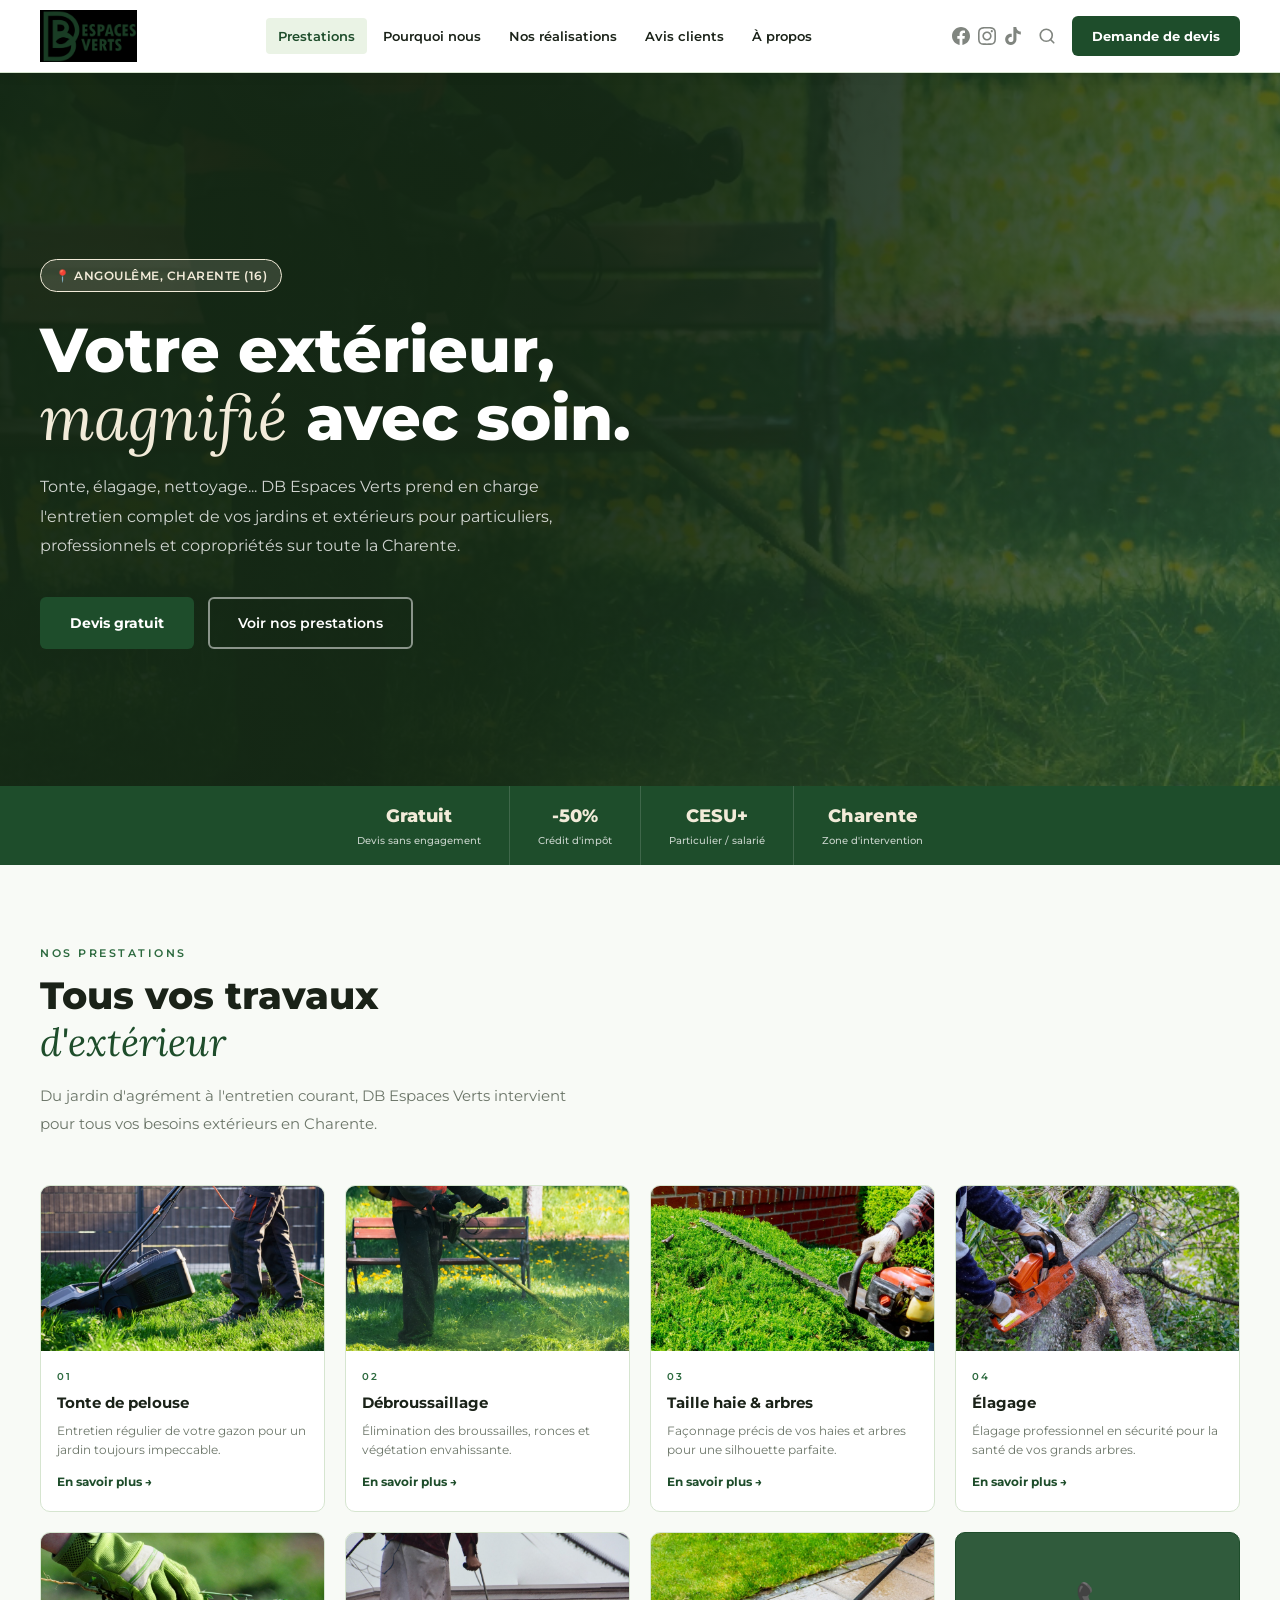
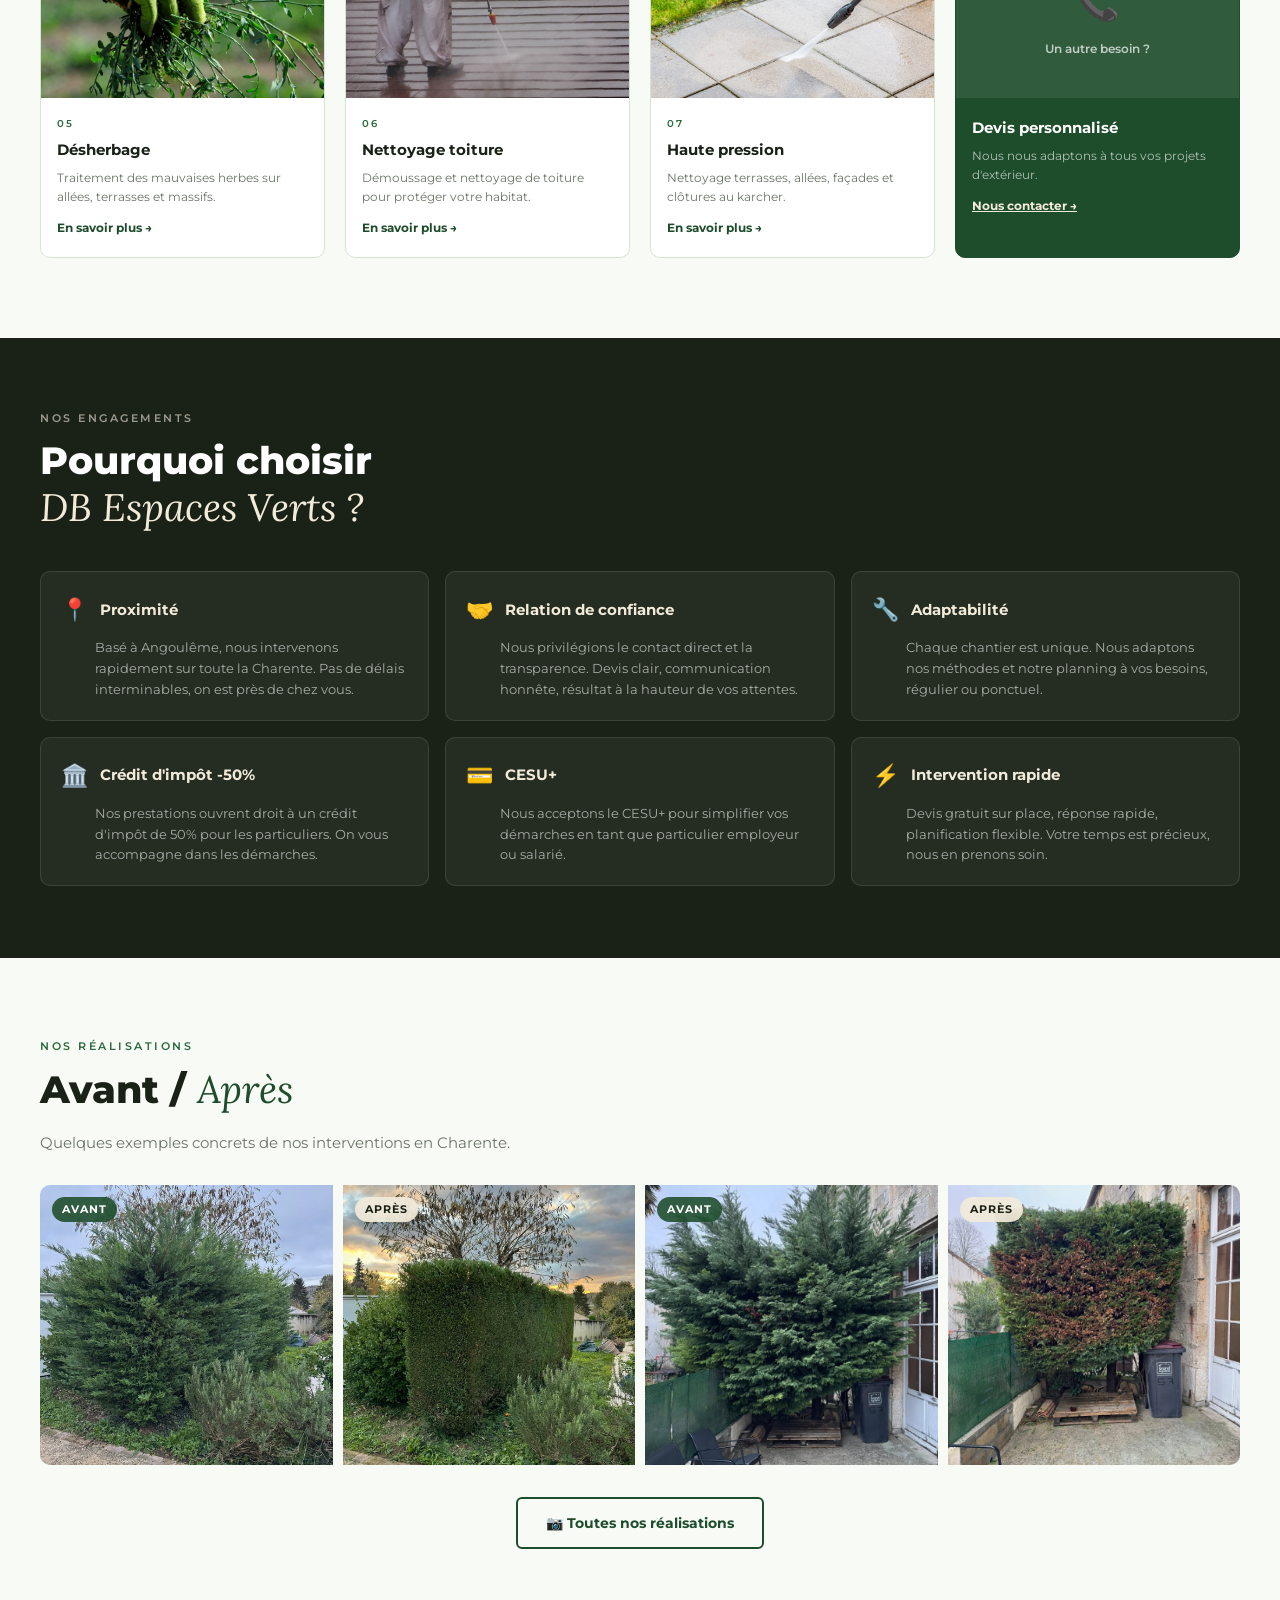
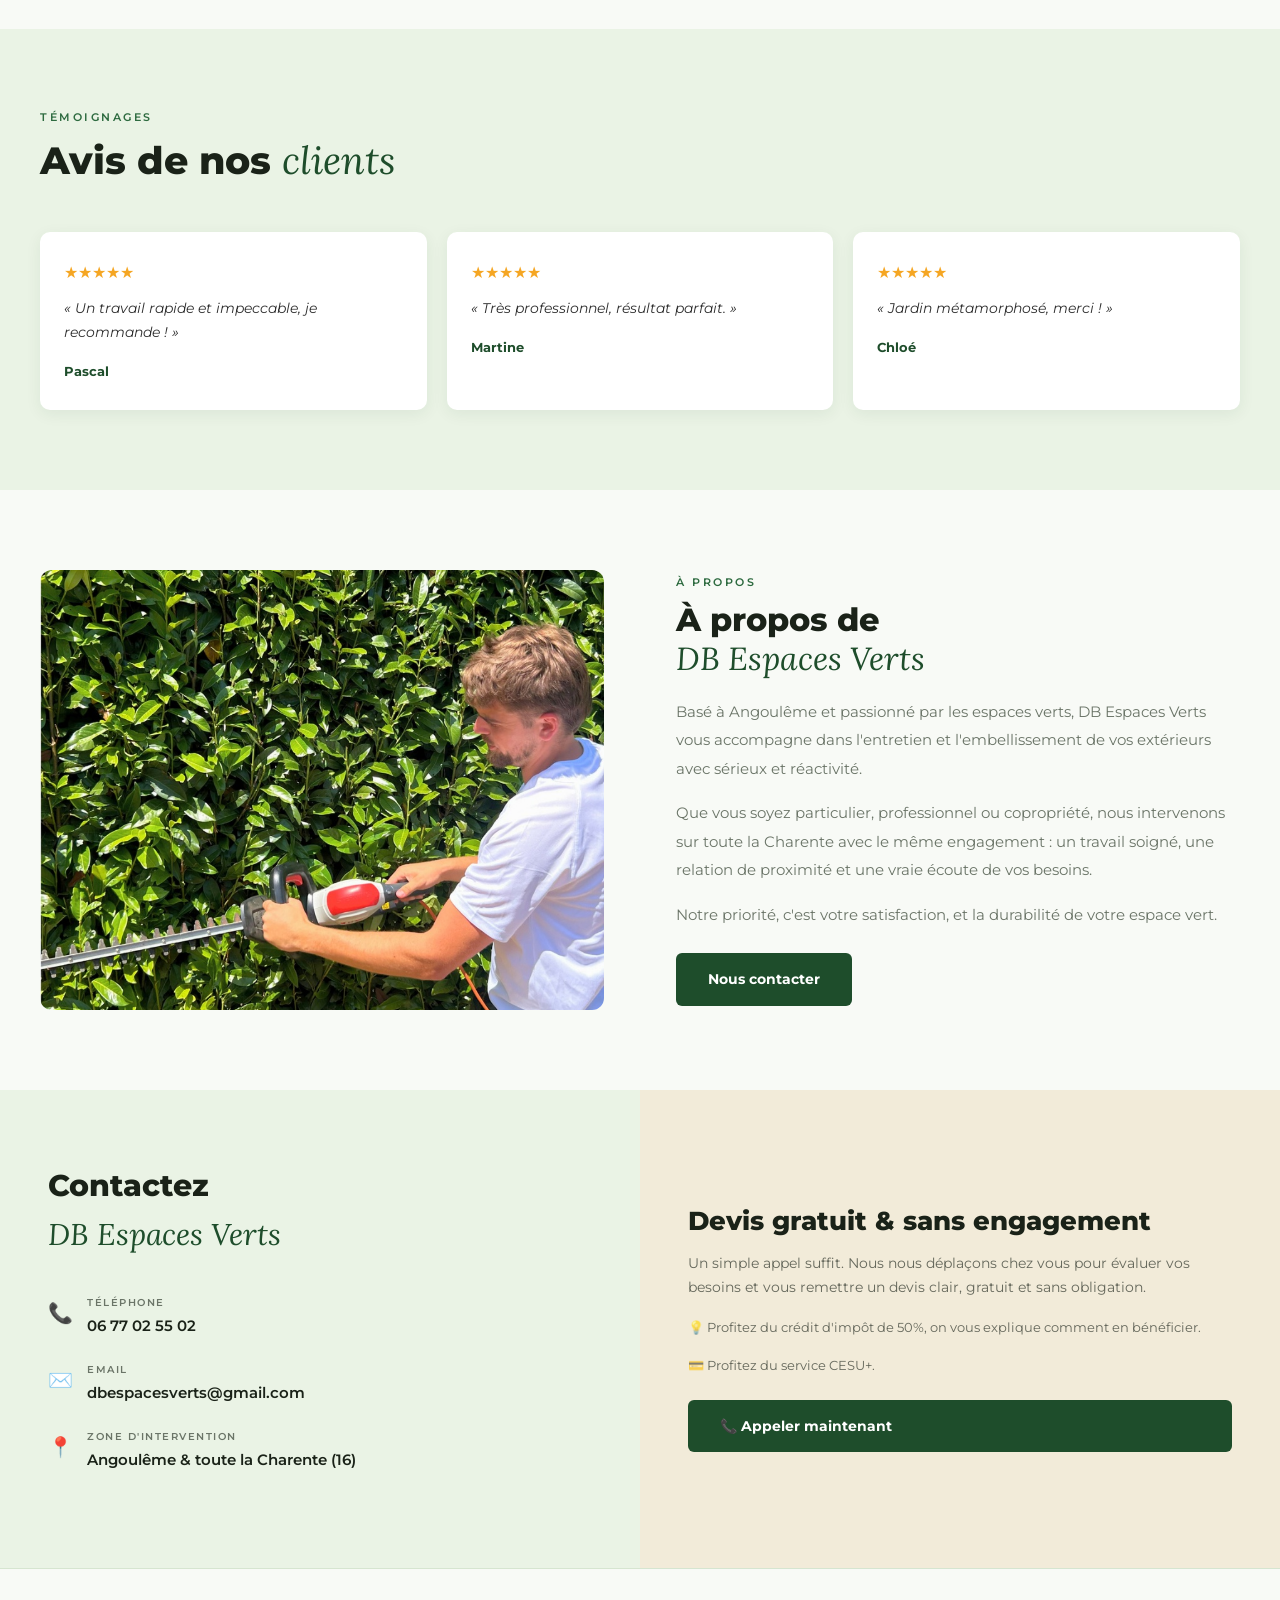
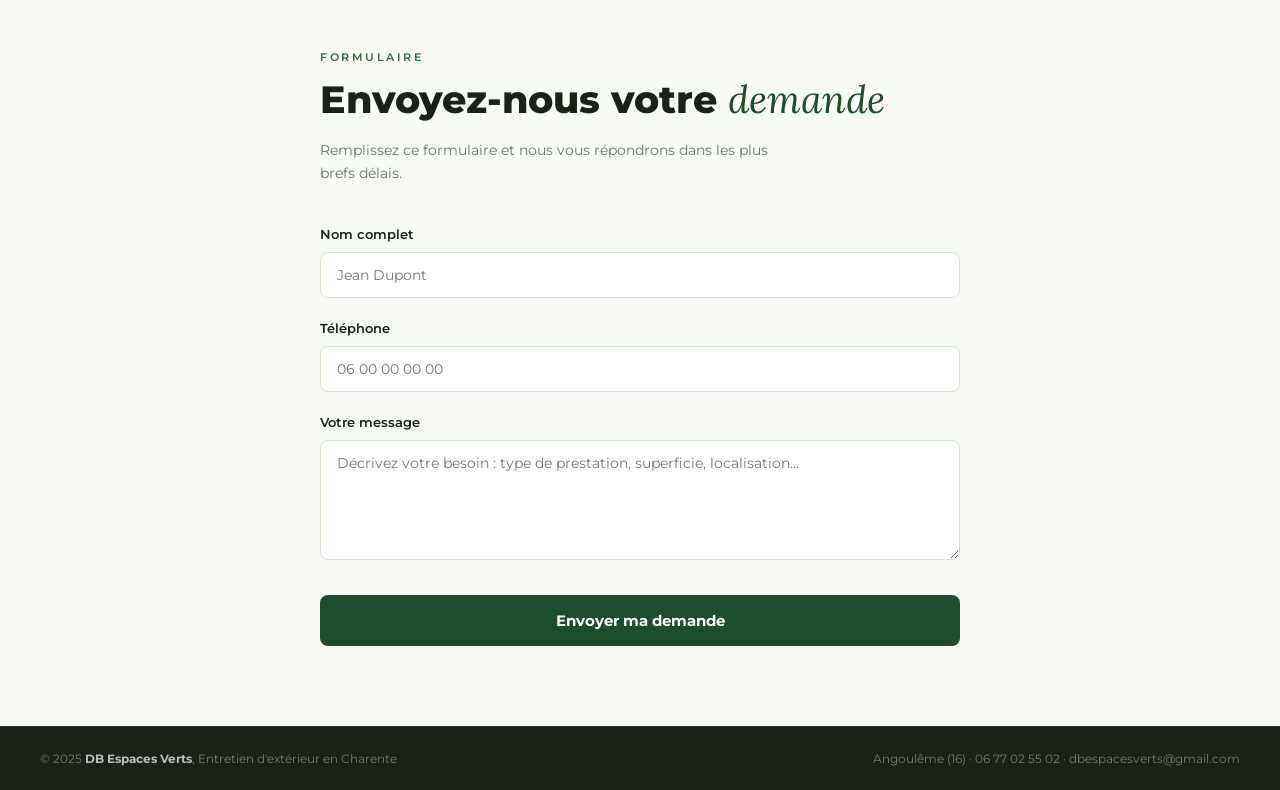
<file: index.html>
<!DOCTYPE html>
<html lang="fr">
<head>
<meta charset="UTF-8">
<meta name="viewport" content="width=device-width, initial-scale=1.0">
<title>DB Espaces Verts, Entretien jardin & extérieur Angoulême, Charente</title>
<meta name="description" content="DB Espaces Verts, entreprise d'entretien d'extérieur basée à Angoulême. Tonte, élagage, taille de haie, débroussaillage, nettoyage toiture en Charente. Devis gratuit, crédit d'impôt -50%, CESU+.">
<link href="https://fonts.googleapis.com/css2?family=Montserrat:wght@400;500;600;700;800&family=Lora:ital,wght@0,400;1,400&display=swap" rel="stylesheet">
<link rel="stylesheet" href="style.css">
</head>
<body>

<!-- SEARCH OVERLAY -->
<div class="search-overlay" id="searchOverlay" onclick="if(event.target===this)closeSearch()">
  <div class="search-box">
    <input type="text" id="searchInput" placeholder="Rechercher une prestation..." onkeydown="if(event.key==='Escape')closeSearch();if(event.key==='Enter')doSearch()">
    <button onclick="doSearch()">Rechercher</button>
  </div>
</div>

<!-- NAV -->
<nav>
  <a class="nav-logo" href="index.html"><img src="logo.png" alt="DB Espaces Verts"></a>
  <div class="nav-center">
    <a href="#prestations" class="active">Prestations</a>
    <a href="#pourquoi">Pourquoi nous</a>
    <a href="#realisations">Nos réalisations</a>
    <a href="#avis">Avis clients</a>
    <a href="#apropos">À propos</a>
  </div>
  <button class="nav-mobile-toggle" onclick="toggleMenu()" aria-label="Menu">
      <svg viewBox="0 0 24 24" fill="none" stroke="currentColor" stroke-width="2.5" stroke-linecap="round"><line x1="3" y1="6" x2="21" y2="6"/><line x1="3" y1="12" x2="21" y2="12"/><line x1="3" y1="18" x2="21" y2="18"/></svg>
    </button>
    <div class="nav-right">
    <div class="nav-social">
      <a href="https://www.facebook.com/61578576101390/" target="_blank" aria-label="Facebook">
        <svg viewBox="0 0 24 24"><path d="M24 12.073c0-6.627-5.373-12-12-12s-12 5.373-12 12c0 5.99 4.388 10.954 10.125 11.854v-8.385H7.078v-3.47h3.047V9.43c0-3.007 1.792-4.669 4.533-4.669 1.312 0 2.686.235 2.686.235v2.953H15.83c-1.491 0-1.956.925-1.956 1.874v2.25h3.328l-.532 3.47h-2.796v8.385C19.612 23.027 24 18.062 24 12.073z"/></svg>
      </a>
      <a href="https://www.instagram.com/dbespacesverts/" target="_blank" aria-label="Instagram">
        <svg viewBox="0 0 24 24"><path d="M12 2.163c3.204 0 3.584.012 4.85.07 3.252.148 4.771 1.691 4.919 4.919.058 1.265.069 1.645.069 4.849 0 3.205-.012 3.584-.069 4.849-.149 3.225-1.664 4.771-4.919 4.919-1.266.058-1.644.07-4.85.07-3.204 0-3.584-.012-4.849-.07-3.26-.149-4.771-1.699-4.919-4.92-.058-1.265-.07-1.644-.07-4.849 0-3.204.013-3.583.07-4.849.149-3.227 1.664-4.771 4.919-4.919 1.266-.057 1.645-.069 4.849-.069zm0-2.163c-3.259 0-3.667.014-4.947.072-4.358.2-6.78 2.618-6.98 6.98-.059 1.281-.073 1.689-.073 4.948 0 3.259.014 3.668.072 4.948.2 4.358 2.618 6.78 6.98 6.98 1.281.058 1.689.072 4.948.072 3.259 0 3.668-.014 4.948-.072 4.354-.2 6.782-2.618 6.979-6.98.059-1.28.073-1.689.073-4.948 0-3.259-.014-3.667-.072-4.947-.196-4.354-2.617-6.78-6.979-6.98-1.281-.059-1.69-.073-4.949-.073zm0 5.838c-3.403 0-6.162 2.759-6.162 6.162s2.759 6.163 6.162 6.163 6.162-2.759 6.162-6.163c0-3.403-2.759-6.162-6.162-6.162zm0 10.162c-2.209 0-4-1.79-4-4 0-2.209 1.791-4 4-4s4 1.791 4 4c0 2.21-1.791 4-4 4zm6.406-11.845c-.796 0-1.441.645-1.441 1.44s.645 1.44 1.441 1.44c.795 0 1.439-.645 1.439-1.44s-.644-1.44-1.439-1.44z"/></svg>
      </a>
      <a href="https://www.tiktok.com/@dbespacesverts" target="_blank" aria-label="TikTok">
        <svg viewBox="0 0 24 24"><path d="M12.525.02c1.31-.02 2.61-.01 3.91-.02.08 1.53.63 3.09 1.75 4.17 1.12 1.11 2.7 1.62 4.24 1.79v4.03c-1.44-.05-2.89-.35-4.2-.97-.57-.26-1.1-.59-1.62-.93-.01 2.92.01 5.84-.02 8.75-.08 1.4-.54 2.79-1.35 3.94-1.31 1.92-3.58 3.17-5.91 3.21-1.43.08-2.86-.31-4.08-1.03-2.02-1.19-3.44-3.37-3.65-5.71-.02-.5-.03-1-.01-1.49.18-1.9 1.12-3.72 2.58-4.96 1.66-1.44 3.98-2.13 6.15-1.72.02 1.48-.04 2.96-.04 4.44-.99-.32-2.15-.23-3.02.37-.63.41-1.11 1.04-1.36 1.75-.21.51-.15 1.07-.14 1.61.24 1.64 1.82 3.02 3.5 2.87 1.12-.01 2.19-.66 2.77-1.61.19-.33.4-.67.41-1.06.1-1.79.06-3.57.07-5.36.01-4.03-.01-8.05.02-12.07z"/></svg>
      </a>
    </div>
    <button class="nav-search" onclick="window.location.href='recherche.html'" aria-label="Rechercher">
      <svg width="18" height="18" viewBox="0 0 24 24" fill="none" stroke="currentColor" stroke-width="2.2" stroke-linecap="round" stroke-linejoin="round"><circle cx="11" cy="11" r="8"/><line x1="21" y1="21" x2="16.65" y2="16.65"/></svg>
    </button>
    <a class="btn-devis" href="#formulaire">Demande de devis</a>
  </div>
</nav>

<!-- MENU MOBILE -->
<div class="nav-mobile-menu" id="mobileMenu">
  <a href="#prestations" onclick="closeMenu()">Prestations</a>
  <a href="#pourquoi" onclick="closeMenu()">Pourquoi nous</a>
  <a href="#realisations" onclick="closeMenu()">Nos réalisations</a>
  <a href="#avis" onclick="closeMenu()">Avis clients</a>
  <a href="#apropos" onclick="closeMenu()">À propos</a>
  <div class="nav-mobile-social">
    <a href="https://www.facebook.com/61578576101390/" target="_blank"><svg viewBox="0 0 24 24"><path d="M24 12.073c0-6.627-5.373-12-12-12s-12 5.373-12 12c0 5.99 4.388 10.954 10.125 11.854v-8.385H7.078v-3.47h3.047V9.43c0-3.007 1.792-4.669 4.533-4.669 1.312 0 2.686.235 2.686.235v2.953H15.83c-1.491 0-1.956.925-1.956 1.874v2.25h3.328l-.532 3.47h-2.796v8.385C19.612 23.027 24 18.062 24 12.073z"/></svg></a>
    <a href="https://www.instagram.com/dbespacesverts/" target="_blank"><svg viewBox="0 0 24 24"><path d="M12 2.163c3.204 0 3.584.012 4.85.07 3.252.148 4.771 1.691 4.919 4.919.058 1.265.069 1.645.069 4.849 0 3.205-.012 3.584-.069 4.849-.149 3.225-1.664 4.771-4.919 4.919-1.266.058-1.644.07-4.85.07-3.204 0-3.584-.012-4.849-.07-3.26-.149-4.771-1.699-4.919-4.92-.058-1.265-.07-1.644-.07-4.849 0-3.204.013-3.583.07-4.849.149-3.227 1.664-4.771 4.919-4.919 1.266-.057 1.645-.069 4.849-.069zm0-2.163c-3.259 0-3.667.014-4.947.072-4.358.2-6.78 2.618-6.98 6.98-.059 1.281-.073 1.689-.073 4.948 0 3.259.014 3.668.072 4.948.2 4.358 2.618 6.78 6.98 6.98 1.281.058 1.689.072 4.948.072 3.259 0 3.668-.014 4.948-.072 4.354-.2 6.782-2.618 6.979-6.98.059-1.28.073-1.689.073-4.948 0-3.259-.014-3.667-.072-4.947-.196-4.354-2.617-6.78-6.979-6.98-1.281-.059-1.69-.073-4.949-.073zm0 5.838c-3.403 0-6.162 2.759-6.162 6.162s2.759 6.163 6.162 6.163 6.162-2.759 6.162-6.163c0-3.403-2.759-6.162-6.162-6.162zm0 10.162c-2.209 0-4-1.79-4-4 0-2.209 1.791-4 4-4s4 1.791 4 4c0 2.21-1.791 4-4 4zm6.406-11.845c-.796 0-1.441.645-1.441 1.44s.645 1.44 1.441 1.44c.795 0 1.439-.645 1.439-1.44s-.644-1.44-1.439-1.44z"/></svg></a>
    <a href="https://www.tiktok.com/@dbespacesverts" target="_blank"><svg viewBox="0 0 24 24"><path d="M12.525.02c1.31-.02 2.61-.01 3.91-.02.08 1.53.63 3.09 1.75 4.17 1.12 1.11 2.7 1.62 4.24 1.79v4.03c-1.44-.05-2.89-.35-4.2-.97-.57-.26-1.1-.59-1.62-.93-.01 2.92.01 5.84-.02 8.75-.08 1.4-.54 2.79-1.35 3.94-1.31 1.92-3.58 3.17-5.91 3.21-1.43.08-2.86-.31-4.08-1.03-2.02-1.19-3.44-3.37-3.65-5.71-.02-.5-.03-1-.01-1.49.18-1.9 1.12-3.72 2.58-4.96 1.66-1.44 3.98-2.13 6.15-1.72.02 1.48-.04 2.96-.04 4.44-.99-.32-2.15-.23-3.02.37-.63.41-1.11 1.04-1.36 1.75-.21.51-.15 1.07-.14 1.61.24 1.64 1.82 3.02 3.5 2.87 1.12-.01 2.19-.66 2.77-1.61.19-.33.4-.67.41-1.06.1-1.79.06-3.57.07-5.36.01-4.03-.01-8.05.02-12.07z"/></svg></a>
  </div>
  <a class="btn-devis" href="#formulaire" onclick="closeMenu()">Demande de devis</a>
</div>

<!-- HERO -->
<section class="hero">
  <div class="hero-bg"><img src="photo-debroussaillage.png" alt="Entretien espaces verts Charente"></div>
  <div class="hero-overlay"></div>
  <div class="hero-content">
    <div class="hero-badge">📍 Angoulême, Charente (16)</div>
    <h1>Votre extérieur,<br><em>magnifié</em> avec soin.</h1>
    <p class="hero-sub">Tonte, élagage, nettoyage... DB Espaces Verts prend en charge l'entretien complet de vos jardins et extérieurs pour particuliers, professionnels et copropriétés sur toute la Charente.</p>
    <div class="hero-btns">
      <a class="btn-primary" href="#formulaire">Devis gratuit</a>
      <a class="btn-outline-white" href="#prestations">Voir nos prestations</a>
    </div>
  </div>
  <div class="hero-stats">
    <div class="hero-stat"><div class="stat-num">Gratuit</div><div class="stat-label">Devis sans engagement</div></div>
    <div class="hero-stat"><div class="stat-num">-50%</div><div class="stat-label">Crédit d'impôt</div></div>
    <div class="hero-stat"><div class="stat-num">CESU+</div><div class="stat-label">Particulier / salarié</div></div>
    <div class="hero-stat"><div class="stat-num">Charente</div><div class="stat-label">Zone d'intervention</div></div>
  </div>
</section>

<!-- PRESTATIONS -->
<section class="section" id="prestations">
  <div class="section-tag">Nos prestations</div>
  <h2 class="section-title">Tous vos travaux<br><em>d'extérieur</em></h2>
  <p class="section-sub">Du jardin d'agrément à l'entretien courant, DB Espaces Verts intervient pour tous vos besoins extérieurs en Charente.</p>
  <div class="prestations-grid">

    <a class="prestation-card" href="tonte-pelouse.html">
      <img class="prestation-img" src="photo-tonte.png" alt="Tonte de pelouse Angoulême">
      <div class="prestation-body">
        <div class="prestation-num">01</div>
        <div class="prestation-name">Tonte de pelouse</div>
        <div class="prestation-desc">Entretien régulier de votre gazon pour un jardin toujours impeccable.</div>
        <div class="prestation-link">En savoir plus →</div>
      </div>
    </a>

    <a class="prestation-card" href="debroussaillage.html">
      <img class="prestation-img" src="photo-debroussaillage.png" alt="Débroussaillage Charente">
      <div class="prestation-body">
        <div class="prestation-num">02</div>
        <div class="prestation-name">Débroussaillage</div>
        <div class="prestation-desc">Élimination des broussailles, ronces et végétation envahissante.</div>
        <div class="prestation-link">En savoir plus →</div>
      </div>
    </a>

    <a class="prestation-card" href="taille-haie-arbres.html">
      <img class="prestation-img" src="photo-taille-haie.png" alt="Taille de haie Angoulême">
      <div class="prestation-body">
        <div class="prestation-num">03</div>
        <div class="prestation-name">Taille haie & arbres</div>
        <div class="prestation-desc">Façonnage précis de vos haies et arbres pour une silhouette parfaite.</div>
        <div class="prestation-link">En savoir plus →</div>
      </div>
    </a>

    <a class="prestation-card" href="elagage.html">
      <img class="prestation-img" src="photo-elagage.png" alt="Élagage arbres Charente">
      <div class="prestation-body">
        <div class="prestation-num">04</div>
        <div class="prestation-name">Élagage</div>
        <div class="prestation-desc">Élagage professionnel en sécurité pour la santé de vos grands arbres.</div>
        <div class="prestation-link">En savoir plus →</div>
      </div>
    </a>

    <a class="prestation-card" href="desherbage.html">
      <img class="prestation-img" src="photo-desherbage.png" alt="Désherbage Angoulême">
      <div class="prestation-body">
        <div class="prestation-num">05</div>
        <div class="prestation-name">Désherbage</div>
        <div class="prestation-desc">Traitement des mauvaises herbes sur allées, terrasses et massifs.</div>
        <div class="prestation-link">En savoir plus →</div>
      </div>
    </a>

    <a class="prestation-card" href="nettoyage-toiture.html">
      <img class="prestation-img" src="photo-nettoyage-toiture.png" alt="Nettoyage toiture Charente">
      <div class="prestation-body">
        <div class="prestation-num">06</div>
        <div class="prestation-name">Nettoyage toiture</div>
        <div class="prestation-desc">Démoussage et nettoyage de toiture pour protéger votre habitat.</div>
        <div class="prestation-link">En savoir plus →</div>
      </div>
    </a>

    <a class="prestation-card" href="nettoyage-haute-pression.html">
      <img class="prestation-img" src="photo-haute-pression.png" alt="Nettoyage haute pression Angoulême">
      <div class="prestation-body">
        <div class="prestation-num">07</div>
        <div class="prestation-name">Haute pression</div>
        <div class="prestation-desc">Nettoyage terrasses, allées, façades et clôtures au karcher.</div>
        <div class="prestation-link">En savoir plus →</div>
      </div>
    </a>

    <div class="prestation-card" style="background:var(--green);border-color:var(--green);cursor:default;">
      <div class="prestation-img" style="background:rgba(255,255,255,0.08);display:flex;flex-direction:column;align-items:center;justify-content:center;gap:8px;">
        <span style="font-size:36px;">📞</span>
        <span style="font-size:12px;color:rgba(255,255,255,0.7);font-weight:600;">Un autre besoin ?</span>
      </div>
      <div class="prestation-body" style="background:var(--green);">
        <div class="prestation-name" style="color:var(--white);">Devis personnalisé</div>
        <div class="prestation-desc" style="color:rgba(255,255,255,0.65);">Nous nous adaptons à tous vos projets d'extérieur.</div>
        <a class="prestation-link" href="#formulaire" style="color:var(--beige);">Nous contacter →</a>
      </div>
    </div>

  </div>
</section>

<!-- POURQUOI NOUS -->
<section class="pourquoi-section" id="pourquoi">
  <div style="max-width:1200px;margin:0 auto;">
    <div style="font-size:11px;letter-spacing:2.5px;text-transform:uppercase;color:var(--beige);opacity:0.6;font-weight:600;margin-bottom:10px;">Nos engagements</div>
    <h2 style="font-size:clamp(26px,3vw,40px);font-weight:800;color:var(--white);line-height:1.2;">Pourquoi choisir<br><em style="font-style:italic;font-family:'Lora',serif;color:var(--beige);font-weight:400;">DB Espaces Verts ?</em></h2>
    <div class="pourquoi-grid">
      <div class="pourquoi-card">
        <div class="pourquoi-header"><span class="pourquoi-icon">📍</span><span class="pourquoi-title">Proximité</span></div>
        <div class="pourquoi-text">Basé à Angoulême, nous intervenons rapidement sur toute la Charente. Pas de délais interminables, on est près de chez vous.</div>
      </div>
      <div class="pourquoi-card">
        <div class="pourquoi-header"><span class="pourquoi-icon">🤝</span><span class="pourquoi-title">Relation de confiance</span></div>
        <div class="pourquoi-text">Nous privilégions le contact direct et la transparence. Devis clair, communication honnête, résultat à la hauteur de vos attentes.</div>
      </div>
      <div class="pourquoi-card">
        <div class="pourquoi-header"><span class="pourquoi-icon">🔧</span><span class="pourquoi-title">Adaptabilité</span></div>
        <div class="pourquoi-text">Chaque chantier est unique. Nous adaptons nos méthodes et notre planning à vos besoins, régulier ou ponctuel.</div>
      </div>
      <div class="pourquoi-card">
        <div class="pourquoi-header"><span class="pourquoi-icon">🏛️</span><span class="pourquoi-title">Crédit d'impôt -50%</span></div>
        <div class="pourquoi-text">Nos prestations ouvrent droit à un crédit d'impôt de 50% pour les particuliers. On vous accompagne dans les démarches.</div>
      </div>
      <div class="pourquoi-card">
        <div class="pourquoi-header"><span class="pourquoi-icon">💳</span><span class="pourquoi-title">CESU+</span></div>
        <div class="pourquoi-text">Nous acceptons le CESU+ pour simplifier vos démarches en tant que particulier employeur ou salarié.</div>
      </div>
      <div class="pourquoi-card">
        <div class="pourquoi-header"><span class="pourquoi-icon">⚡</span><span class="pourquoi-title">Intervention rapide</span></div>
        <div class="pourquoi-text">Devis gratuit sur place, réponse rapide, planification flexible. Votre temps est précieux, nous en prenons soin.</div>
      </div>
    </div>
  </div>
</section>

<!-- AVANT / APRÈS -->
<section class="avantapres-section" id="realisations">
  <div class="section-tag">Nos réalisations</div>
  <h2 class="section-title">Avant / <em>Après</em></h2>
  <p class="section-sub" style="margin-bottom:28px;">Quelques exemples concrets de nos interventions en Charente.</p>
  <div class="avantapres-grid">
    <div class="aa-item">
      <img src="avant1.jpg" alt="Avant taille de haie">
      <div class="aa-label">Avant</div>
    </div>
    <div class="aa-item">
      <img src="apres1.jpg" alt="Après taille de haie">
      <div class="aa-label apres">Après</div>
    </div>
    <div class="aa-item">
      <img src="avant2.jpg" alt="Avant élagage">
      <div class="aa-label">Avant</div>
    </div>
    <div class="aa-item">
      <img src="apres2.jpg" alt="Après élagage">
      <div class="aa-label apres">Après</div>
    </div>
  </div>
  <div class="avantapres-cta">
    <a class="btn-outline-green" href="realisations.html">📷 Toutes nos réalisations</a>
  </div>
</section>

<!-- AVIS CLIENTS -->
<section class="avis-section" id="avis">
  <div class="section-tag">Témoignages</div>
  <h2 class="section-title">Avis de nos <em>clients</em></h2>
  <div class="avis-grid">
    <div class="avis-card">
      <div class="avis-stars">★★★★★</div>
      <div class="avis-text">« Un travail rapide et impeccable, je recommande ! »</div>
      <div class="avis-author">Pascal</div>
    </div>
    <div class="avis-card">
      <div class="avis-stars">★★★★★</div>
      <div class="avis-text">« Très professionnel, résultat parfait. »</div>
      <div class="avis-author">Martine</div>
    </div>
    <div class="avis-card">
      <div class="avis-stars">★★★★★</div>
      <div class="avis-text">« Jardin métamorphosé, merci ! »</div>
      <div class="avis-author">Chloé</div>
    </div>
  </div>
</section>

<!-- À PROPOS -->
<section class="apropos-section" id="apropos">
  <img class="apropos-img" src="photo-profil.png" alt="DB Espaces Verts, Angoulême">
  <div class="apropos-right">
    <div style="font-size:11px;letter-spacing:2.5px;text-transform:uppercase;color:var(--green-light);font-weight:600;margin-bottom:10px;">À propos</div>
    <h2>À propos de<br><em>DB Espaces Verts</em></h2>
    <p>Basé à Angoulême et passionné par les espaces verts, DB Espaces Verts vous accompagne dans l'entretien et l'embellissement de vos extérieurs avec sérieux et réactivité.</p>
    <p>Que vous soyez particulier, professionnel ou copropriété, nous intervenons sur toute la Charente avec le même engagement : un travail soigné, une relation de proximité et une vraie écoute de vos besoins.</p>
    <p>Notre priorité, c'est votre satisfaction, et la durabilité de votre espace vert.</p>
    <a class="btn-green" href="#formulaire" style="margin-top:8px;">Nous contacter</a>
  </div>
</section>

<!-- CONTACT -->
<section class="contact-section" id="contact">
  <div class="contact-left">
    <h2>Contactez<br><em>DB Espaces Verts</em></h2>
    <div class="contact-item">
      <div class="contact-icon">📞</div>
      <div><div class="contact-label">Téléphone</div><div class="contact-value"><a href="tel:0677025502">06 77 02 55 02</a></div></div>
    </div>
    <div class="contact-item">
      <div class="contact-icon">✉️</div>
      <div><div class="contact-label">Email</div><div class="contact-value"><a href="mailto:dbespacesverts@gmail.com">dbespacesverts@gmail.com</a></div></div>
    </div>
    <div class="contact-item">
      <div class="contact-icon">📍</div>
      <div><div class="contact-label">Zone d'intervention</div><div class="contact-value">Angoulême & toute la Charente (16)</div></div>
    </div>

  </div>
  <div class="contact-right">
    <h3>Devis gratuit & sans engagement</h3>
    <p>Un simple appel suffit. Nous nous déplaçons chez vous pour évaluer vos besoins et vous remettre un devis clair, gratuit et sans obligation.</p>
    <p style="font-size:13px;">💡 Profitez du crédit d'impôt de 50%, on vous explique comment en bénéficier.</p>
    <p style="font-size:13px;">💳 Profitez du service CESU+.</p>
    <a class="btn-green" href="tel:0677025502">📞 Appeler maintenant</a>
  </div>
</section>

<!-- FORMULAIRE DEVIS -->
<section class="form-section" id="formulaire">
  <div class="form-inner">
    <div class="form-header">
      <div class="section-tag">Formulaire</div>
      <h2 class="section-title">Envoyez-nous votre <em>demande</em></h2>
      <p style="color:var(--muted);font-size:14px;max-width:480px;">Remplissez ce formulaire et nous vous répondrons dans les plus brefs délais.</p>
    </div>
    <form id="devisForm" action="https://formspree.io/f/xjgpoplo" method="POST">
      <div class="form-group">
        <label for="nom">Nom complet</label>
        <input type="text" id="nom" name="nom" placeholder="Jean Dupont" required>
      </div>
      <div class="form-group">
        <label for="telephone">Téléphone</label>
        <input type="tel" id="telephone" name="telephone" placeholder="06 00 00 00 00" required>
      </div>
      <div class="form-group">
        <label for="message">Votre message</label>
        <textarea id="message" name="message" rows="5" placeholder="Décrivez votre besoin : type de prestation, superficie, localisation..." required></textarea>
      </div>
      <input type="hidden" name="_subject" value="Nouvelle demande de devis DB Espaces Verts">
      <input type="hidden" name="_next" value="merci.html">
      <button type="submit" class="btn-submit">Envoyer ma demande</button>
    </form>
    <div id="formSuccess" style="display:none;" class="form-success">
      ✅ Votre demande a bien été envoyée ! Nous vous contactons très vite.
    </div>
  </div>
</section>

<footer>
  <div>© 2025 <strong>DB Espaces Verts</strong>, Entretien d'extérieur en Charente</div>
  <div>Angoulême (16) · <a href="tel:0677025502">06 77 02 55 02</a> · <a href="mailto:dbespacesverts@gmail.com">dbespacesverts@gmail.com</a></div>
</footer>

<script>
function toggleMenu(){ document.getElementById('mobileMenu').classList.toggle('open'); }
function closeMenu(){ document.getElementById('mobileMenu').classList.remove('open'); }
function openSearch(){ document.getElementById('searchOverlay').classList.add('open'); setTimeout(()=>document.getElementById('searchInput').focus(),100); }
function closeSearch(){ document.getElementById('searchOverlay').classList.remove('open'); }
function doSearch(){
  const raw = document.getElementById('searchInput').value.toLowerCase();
  const q = raw.normalize('NFD').replace(/[̀-ͯ]/g,'');
  const pages = [
    {keys:['tonte','pelouse','gazon','herbe','lawn'],url:'tonte-pelouse.html'},
    {keys:['debroussaillage','broussailles','ronces','friche','taillis'],url:'debroussaillage.html'},
    {keys:['haie','taille','arbuste','buisson','laurier','thuya'],url:'taille-haie-arbres.html'},
    {keys:['elagage','arbre','branche','coupe','abattage'],url:'elagage.html'},
    {keys:['desherbage','mauvaise herbe','allée','terrasse','massif'],url:'desherbage.html'},
    {keys:['toiture','mousse','toit','demoussage','tuile'],url:'nettoyage-toiture.html'},
    {keys:['pression','karcher','dalle','facade','cloture','nettoyage'],url:'nettoyage-haute-pression.html'},
  ];
  for(const p of pages){
    if(p.keys.some(k => q.includes(k.normalize('NFD').replace(/[̀-ͯ]/g,'')))){
      window.location.href = p.url;
      return;
    }
  }
  // Si rien trouvé, afficher un message dans l'overlay
  document.getElementById('searchInput').style.borderColor = 'red';
  document.getElementById('searchInput').placeholder = 'Aucun résultat, essayez : tonte, haie, toiture...';
  document.getElementById('searchInput').value = '';
  setTimeout(()=>{
    document.getElementById('searchInput').style.borderColor = '';
    document.getElementById('searchInput').placeholder = 'Rechercher une prestation...';
  }, 2500);
}
</script>
</body>
</html>
</file>
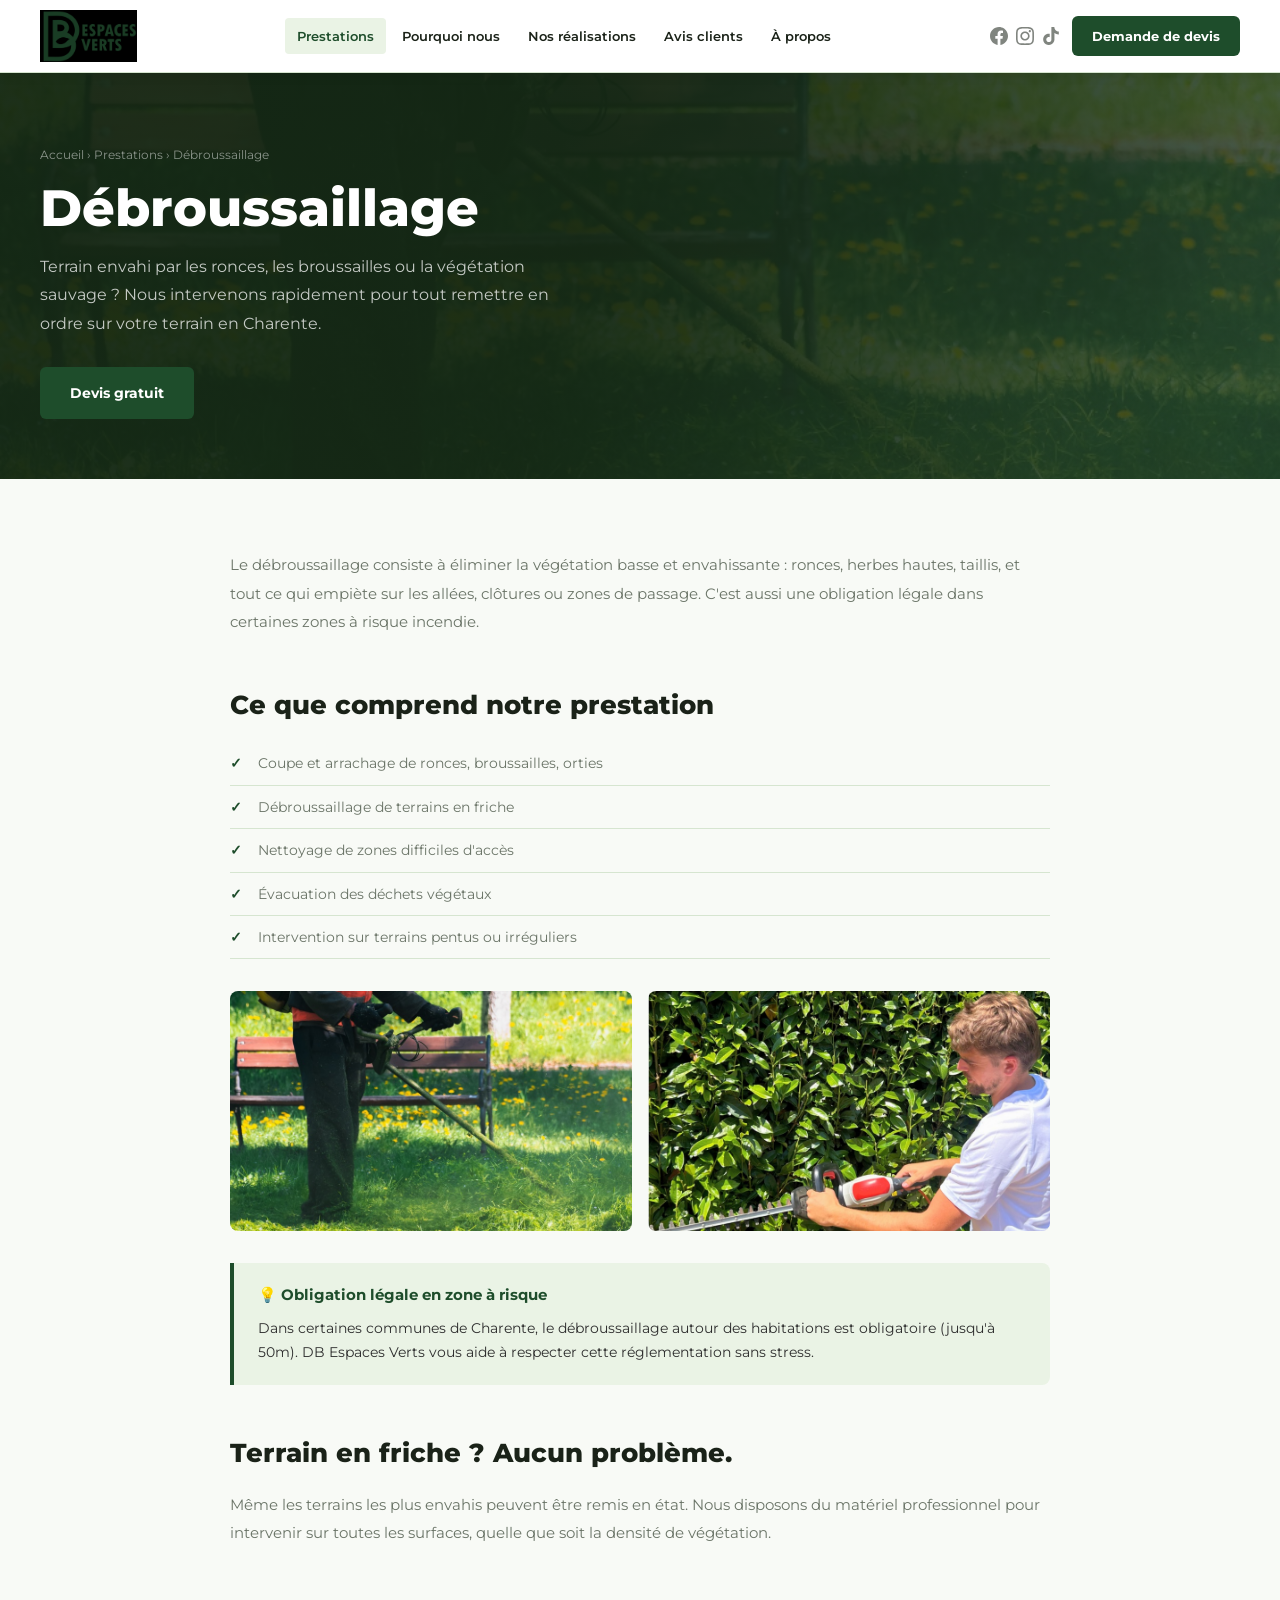
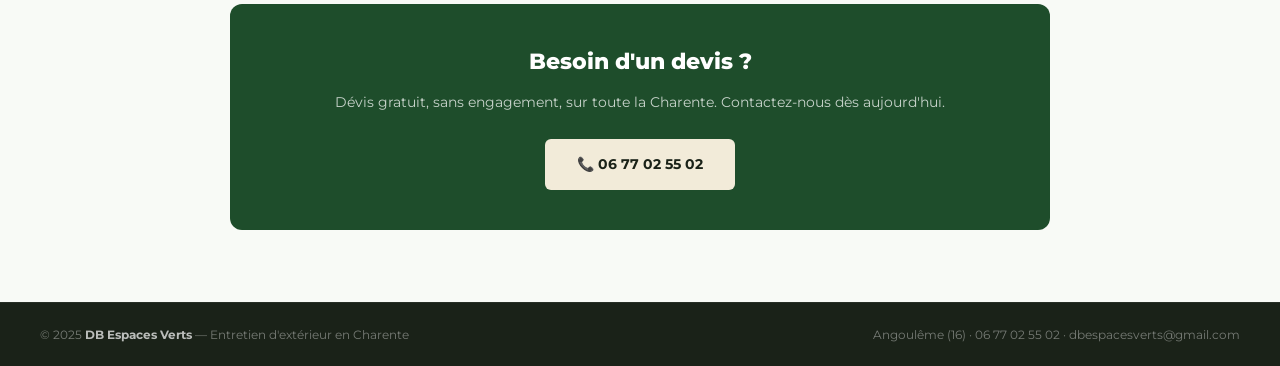
<file: debroussaillage.html>
<!DOCTYPE html>
<html lang="fr">
<head>
<meta charset="UTF-8">
<meta name="viewport" content="width=device-width, initial-scale=1.0">
<title>Débroussaillage — DB Espaces Verts Angoulême Charente</title>
<meta name="description" content="Débroussaillage à Angoulême et en Charente par DB Espaces Verts. Élimination de broussailles, ronces et végétation envahissante. Devis gratuit.">
<link href="https://fonts.googleapis.com/css2?family=Montserrat:wght@400;500;600;700;800&family=Lora:ital,wght@0,400;1,400&display=swap" rel="stylesheet">
<link rel="stylesheet" href="style.css">
</head>
<body>
<nav>
  <a class="nav-logo" href="index.html"><img src="logo.png" alt="DB Espaces Verts"></a>
  <div class="nav-center">
    <a href="index.html#prestations" class="active">Prestations</a>
    <a href="index.html#pourquoi">Pourquoi nous</a>
    <a href="index.html#realisations">Nos réalisations</a>
    <a href="index.html#avis">Avis clients</a>
    <a href="index.html#apropos">À propos</a>
  </div>
  <div class="nav-right">
    <div class="nav-social">
      <a href="https://www.facebook.com/61578576101390/" target="_blank"><svg viewBox="0 0 24 24"><path d="M24 12.073c0-6.627-5.373-12-12-12s-12 5.373-12 12c0 5.99 4.388 10.954 10.125 11.854v-8.385H7.078v-3.47h3.047V9.43c0-3.007 1.792-4.669 4.533-4.669 1.312 0 2.686.235 2.686.235v2.953H15.83c-1.491 0-1.956.925-1.956 1.874v2.25h3.328l-.532 3.47h-2.796v8.385C19.612 23.027 24 18.062 24 12.073z"/></svg></a>
      <a href="https://www.instagram.com/dbespacesverts/" target="_blank"><svg viewBox="0 0 24 24"><path d="M12 2.163c3.204 0 3.584.012 4.85.07 3.252.148 4.771 1.691 4.919 4.919.058 1.265.069 1.645.069 4.849 0 3.205-.012 3.584-.069 4.849-.149 3.225-1.664 4.771-4.919 4.919-1.266.058-1.644.07-4.85.07-3.204 0-3.584-.012-4.849-.07-3.26-.149-4.771-1.699-4.919-4.92-.058-1.265-.07-1.644-.07-4.849 0-3.204.013-3.583.07-4.849.149-3.227 1.664-4.771 4.919-4.919 1.266-.057 1.645-.069 4.849-.069zm0-2.163c-3.259 0-3.667.014-4.947.072-4.358.2-6.78 2.618-6.98 6.98-.059 1.281-.073 1.689-.073 4.948 0 3.259.014 3.668.072 4.948.2 4.358 2.618 6.78 6.98 6.98 1.281.058 1.689.072 4.948.072 3.259 0 3.668-.014 4.948-.072 4.354-.2 6.782-2.618 6.979-6.98.059-1.28.073-1.689.073-4.948 0-3.259-.014-3.667-.072-4.947-.196-4.354-2.617-6.78-6.979-6.98-1.281-.059-1.69-.073-4.949-.073zm0 5.838c-3.403 0-6.162 2.759-6.162 6.162s2.759 6.163 6.162 6.163 6.162-2.759 6.162-6.163c0-3.403-2.759-6.162-6.162-6.162zm0 10.162c-2.209 0-4-1.79-4-4 0-2.209 1.791-4 4-4s4 1.791 4 4c0 2.21-1.791 4-4 4zm6.406-11.845c-.796 0-1.441.645-1.441 1.44s.645 1.44 1.441 1.44c.795 0 1.439-.645 1.439-1.44s-.644-1.44-1.439-1.44z"/></svg></a>
      <a href="https://www.tiktok.com/@dbespacesverts" target="_blank"><svg viewBox="0 0 24 24"><path d="M12.525.02c1.31-.02 2.61-.01 3.91-.02.08 1.53.63 3.09 1.75 4.17 1.12 1.11 2.7 1.62 4.24 1.79v4.03c-1.44-.05-2.89-.35-4.2-.97-.57-.26-1.1-.59-1.62-.93-.01 2.92.01 5.84-.02 8.75-.08 1.4-.54 2.79-1.35 3.94-1.31 1.92-3.58 3.17-5.91 3.21-1.43.08-2.86-.31-4.08-1.03-2.02-1.19-3.44-3.37-3.65-5.71-.02-.5-.03-1-.01-1.49.18-1.9 1.12-3.72 2.58-4.96 1.66-1.44 3.98-2.13 6.15-1.72.02 1.48-.04 2.96-.04 4.44-.99-.32-2.15-.23-3.02.37-.63.41-1.11 1.04-1.36 1.75-.21.51-.15 1.07-.14 1.61.24 1.64 1.82 3.02 3.5 2.87 1.12-.01 2.19-.66 2.77-1.61.19-.33.4-.67.41-1.06.1-1.79.06-3.57.07-5.36.01-4.03-.01-8.05.02-12.07z"/></svg></a>
    </div>
    <a class="btn-devis" href="index.html#contact">Demande de devis</a>
  </div>
</nav>

<section class="prestation-hero">
  <img class="hero-img" src="photo-debroussaillage.png" alt="Débroussaillage">
  <div class="hero-overlay" style="position:absolute;inset:0;z-index:0;background:linear-gradient(105deg,rgba(20,40,20,0.88) 45%,rgba(30,77,43,0.35) 100%);"></div>
  <div class="prestation-hero-content">
    <div class="breadcrumb"><a href="index.html">Accueil</a> › <a href="index.html#prestations">Prestations</a> › Débroussaillage</div>
    <h1>Débroussaillage</h1>
    <p>Terrain envahi par les ronces, les broussailles ou la végétation sauvage ? Nous intervenons rapidement pour tout remettre en ordre sur votre terrain en Charente.</p>
    <a class="btn-primary" href="index.html#contact">Devis gratuit</a>
  </div>
</section>
<div class="prestation-content">
  <p>Le débroussaillage consiste à éliminer la végétation basse et envahissante : ronces, herbes hautes, taillis, et tout ce qui empiète sur les allées, clôtures ou zones de passage. C'est aussi une obligation légale dans certaines zones à risque incendie.</p>
  <h2>Ce que comprend notre prestation</h2>
  <ul>
<li>Coupe et arrachage de ronces, broussailles, orties</li>
<li>Débroussaillage de terrains en friche</li>
<li>Nettoyage de zones difficiles d'accès</li>
<li>Évacuation des déchets végétaux</li>
<li>Intervention sur terrains pentus ou irréguliers</li>
  </ul>
  <div class="prestation-photos">
    <img src="photo-debroussaillage.png" alt="Débroussaillage — DB Espaces Verts Angoulême">
    <img src="photo-profil.png" alt="DB Espaces Verts en intervention">
  </div>
  <div class="tips-box">
    <h3>💡 Obligation légale en zone à risque</h3>
    <p>Dans certaines communes de Charente, le débroussaillage autour des habitations est obligatoire (jusqu'à 50m). DB Espaces Verts vous aide à respecter cette réglementation sans stress.</p>
  </div>
  <h2>Terrain en friche ? Aucun problème.</h2>
  <p>Même les terrains les plus envahis peuvent être remis en état. Nous disposons du matériel professionnel pour intervenir sur toutes les surfaces, quelle que soit la densité de végétation.</p>
  <div class="cta-box">
    <h3>Besoin d'un devis ?</h3>
    <p>Dévis gratuit, sans engagement, sur toute la Charente. Contactez-nous dès aujourd'hui.</p>
    <a class="btn-beige" href="tel:0677025502">📞 06 77 02 55 02</a>
  </div>
</div>
<footer>
  <div>© 2025 <strong>DB Espaces Verts</strong> — Entretien d'extérieur en Charente</div>
  <div>Angoulême (16) · <a href="tel:0677025502">06 77 02 55 02</a> · <a href="mailto:dbespacesverts@gmail.com">dbespacesverts@gmail.com</a></div>
</footer>
</body>
</html>
</file>
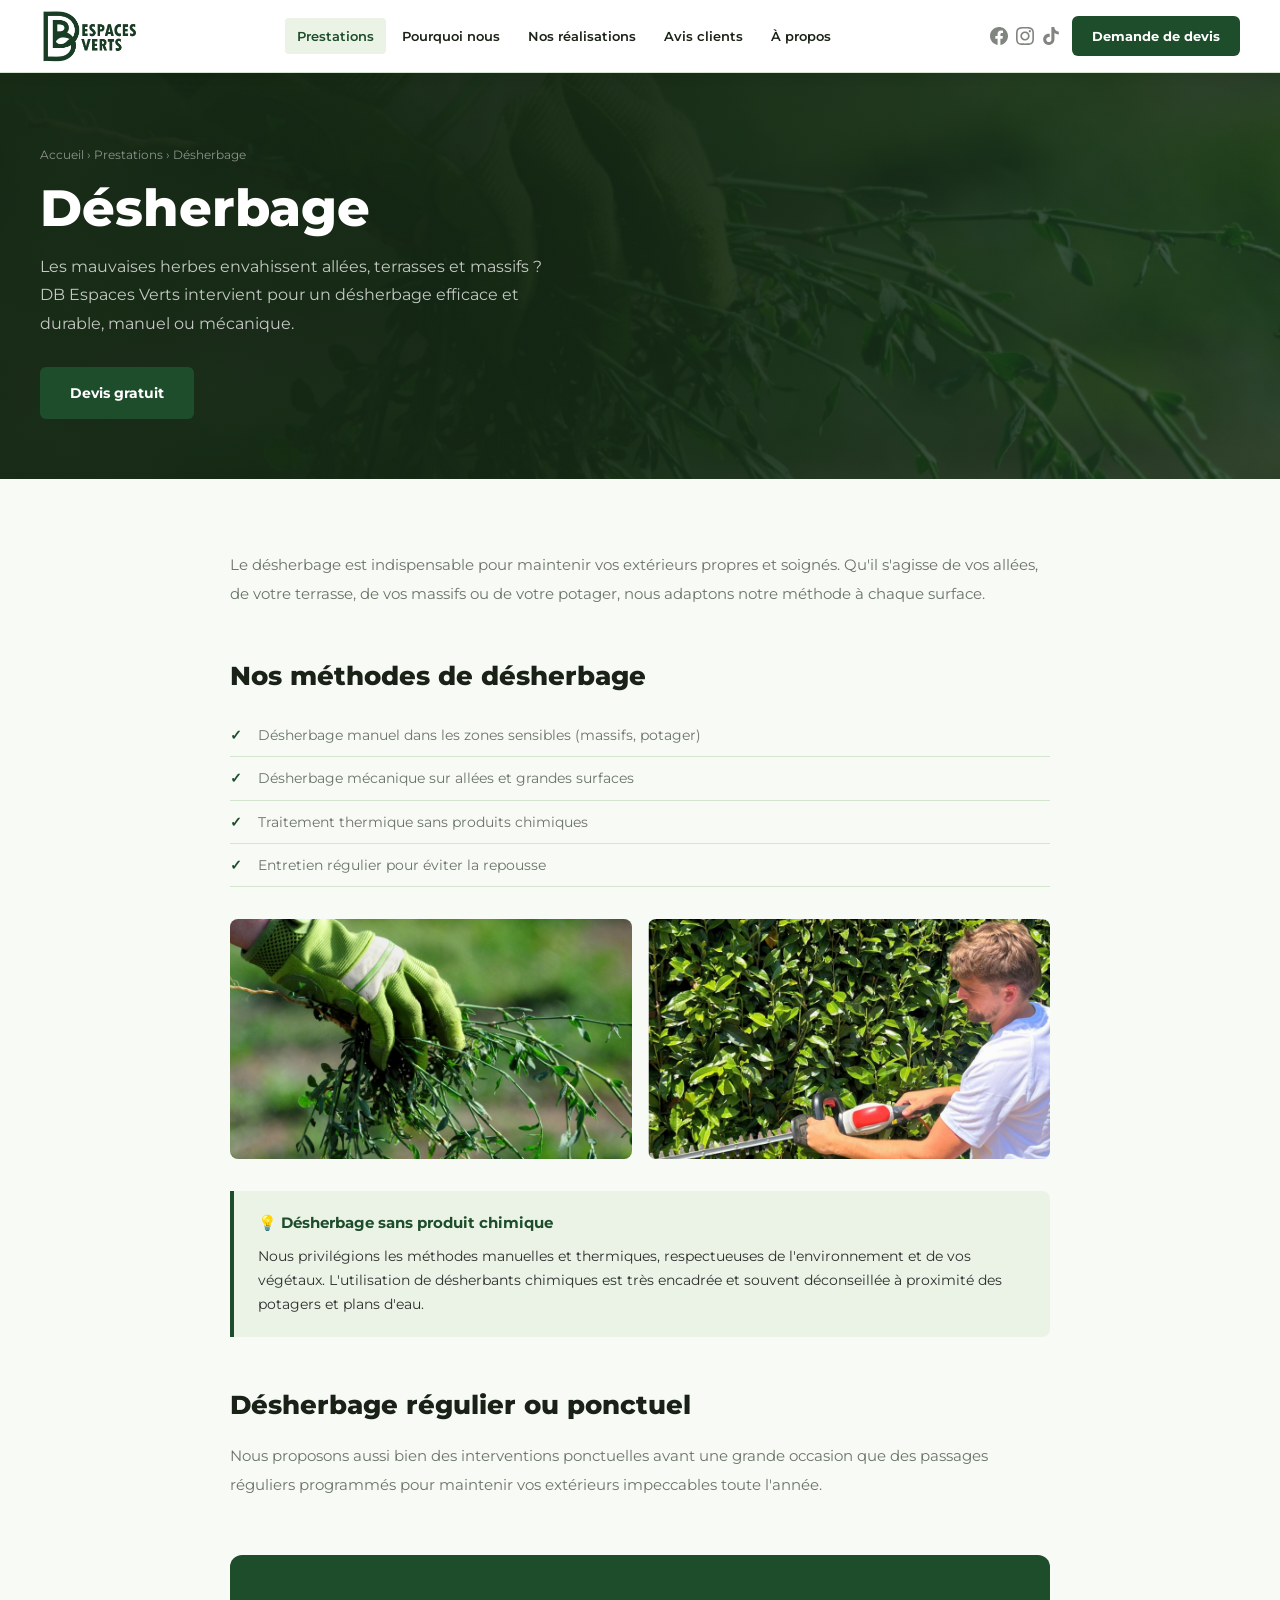
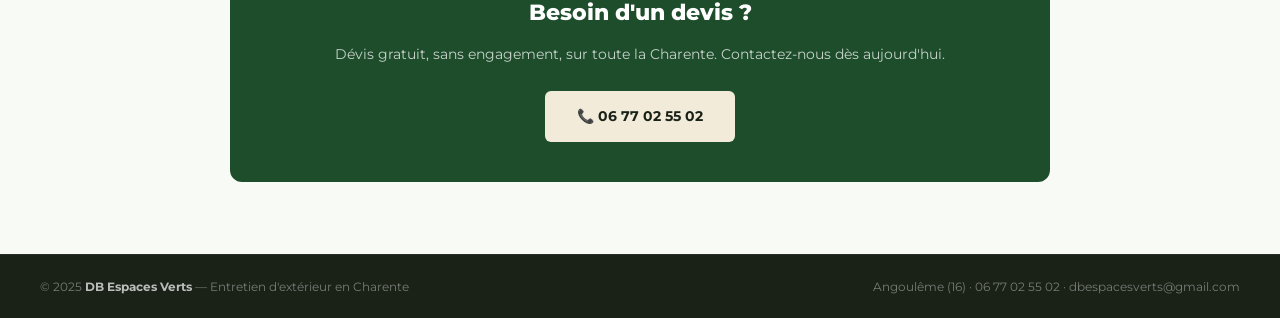
<file: desherbage.html>
<!DOCTYPE html>
<html lang="fr">
<head>
<meta charset="UTF-8">
<meta name="viewport" content="width=device-width, initial-scale=1.0">
<title>Désherbage — DB Espaces Verts Angoulême Charente</title>
<meta name="description" content="Désherbage à Angoulême et en Charente. DB Espaces Verts élimine les mauvaises herbes de vos allées, terrasses et massifs. Devis gratuit.">
<link href="https://fonts.googleapis.com/css2?family=Montserrat:wght@400;500;600;700;800&family=Lora:ital,wght@0,400;1,400&display=swap" rel="stylesheet">
<link rel="stylesheet" href="style.css">
</head>
<body>
<nav>
  <a class="nav-logo" href="index.html"><img src="logo horizontal db.png" alt="DB Espaces Verts"></a>
  <div class="nav-center">
    <a href="index.html#prestations" class="active">Prestations</a>
    <a href="index.html#pourquoi">Pourquoi nous</a>
    <a href="index.html#realisations">Nos réalisations</a>
    <a href="index.html#avis">Avis clients</a>
    <a href="index.html#apropos">À propos</a>
  </div>
  <div class="nav-right">
    <div class="nav-social">
      <a href="https://www.facebook.com/61578576101390/" target="_blank"><svg viewBox="0 0 24 24"><path d="M24 12.073c0-6.627-5.373-12-12-12s-12 5.373-12 12c0 5.99 4.388 10.954 10.125 11.854v-8.385H7.078v-3.47h3.047V9.43c0-3.007 1.792-4.669 4.533-4.669 1.312 0 2.686.235 2.686.235v2.953H15.83c-1.491 0-1.956.925-1.956 1.874v2.25h3.328l-.532 3.47h-2.796v8.385C19.612 23.027 24 18.062 24 12.073z"/></svg></a>
      <a href="https://www.instagram.com/dbespacesverts/" target="_blank"><svg viewBox="0 0 24 24"><path d="M12 2.163c3.204 0 3.584.012 4.85.07 3.252.148 4.771 1.691 4.919 4.919.058 1.265.069 1.645.069 4.849 0 3.205-.012 3.584-.069 4.849-.149 3.225-1.664 4.771-4.919 4.919-1.266.058-1.644.07-4.85.07-3.204 0-3.584-.012-4.849-.07-3.26-.149-4.771-1.699-4.919-4.92-.058-1.265-.07-1.644-.07-4.849 0-3.204.013-3.583.07-4.849.149-3.227 1.664-4.771 4.919-4.919 1.266-.057 1.645-.069 4.849-.069zm0-2.163c-3.259 0-3.667.014-4.947.072-4.358.2-6.78 2.618-6.98 6.98-.059 1.281-.073 1.689-.073 4.948 0 3.259.014 3.668.072 4.948.2 4.358 2.618 6.78 6.98 6.98 1.281.058 1.689.072 4.948.072 3.259 0 3.668-.014 4.948-.072 4.354-.2 6.782-2.618 6.979-6.98.059-1.28.073-1.689.073-4.948 0-3.259-.014-3.667-.072-4.947-.196-4.354-2.617-6.78-6.979-6.98-1.281-.059-1.69-.073-4.949-.073zm0 5.838c-3.403 0-6.162 2.759-6.162 6.162s2.759 6.163 6.162 6.163 6.162-2.759 6.162-6.163c0-3.403-2.759-6.162-6.162-6.162zm0 10.162c-2.209 0-4-1.79-4-4 0-2.209 1.791-4 4-4s4 1.791 4 4c0 2.21-1.791 4-4 4zm6.406-11.845c-.796 0-1.441.645-1.441 1.44s.645 1.44 1.441 1.44c.795 0 1.439-.645 1.439-1.44s-.644-1.44-1.439-1.44z"/></svg></a>
      <a href="https://www.tiktok.com/@dbespacesverts" target="_blank"><svg viewBox="0 0 24 24"><path d="M12.525.02c1.31-.02 2.61-.01 3.91-.02.08 1.53.63 3.09 1.75 4.17 1.12 1.11 2.7 1.62 4.24 1.79v4.03c-1.44-.05-2.89-.35-4.2-.97-.57-.26-1.1-.59-1.62-.93-.01 2.92.01 5.84-.02 8.75-.08 1.4-.54 2.79-1.35 3.94-1.31 1.92-3.58 3.17-5.91 3.21-1.43.08-2.86-.31-4.08-1.03-2.02-1.19-3.44-3.37-3.65-5.71-.02-.5-.03-1-.01-1.49.18-1.9 1.12-3.72 2.58-4.96 1.66-1.44 3.98-2.13 6.15-1.72.02 1.48-.04 2.96-.04 4.44-.99-.32-2.15-.23-3.02.37-.63.41-1.11 1.04-1.36 1.75-.21.51-.15 1.07-.14 1.61.24 1.64 1.82 3.02 3.5 2.87 1.12-.01 2.19-.66 2.77-1.61.19-.33.4-.67.41-1.06.1-1.79.06-3.57.07-5.36.01-4.03-.01-8.05.02-12.07z"/></svg></a>
    </div>
    <a class="btn-devis" href="index.html#contact">Demande de devis</a>
  </div>
</nav>

<section class="prestation-hero">
  <img class="hero-img" src="photo-desherbage.png" alt="Désherbage">
  <div class="hero-overlay" style="position:absolute;inset:0;z-index:0;background:linear-gradient(105deg,rgba(20,40,20,0.88) 45%,rgba(30,77,43,0.35) 100%);"></div>
  <div class="prestation-hero-content">
    <div class="breadcrumb"><a href="index.html">Accueil</a> › <a href="index.html#prestations">Prestations</a> › Désherbage</div>
    <h1>Désherbage</h1>
    <p>Les mauvaises herbes envahissent allées, terrasses et massifs ? DB Espaces Verts intervient pour un désherbage efficace et durable, manuel ou mécanique.</p>
    <a class="btn-primary" href="index.html#contact">Devis gratuit</a>
  </div>
</section>
<div class="prestation-content">
  <p>Le désherbage est indispensable pour maintenir vos extérieurs propres et soignés. Qu'il s'agisse de vos allées, de votre terrasse, de vos massifs ou de votre potager, nous adaptons notre méthode à chaque surface.</p>
  <h2>Nos méthodes de désherbage</h2>
  <ul>
<li>Désherbage manuel dans les zones sensibles (massifs, potager)</li>
<li>Désherbage mécanique sur allées et grandes surfaces</li>
<li>Traitement thermique sans produits chimiques</li>
<li>Entretien régulier pour éviter la repousse</li>
  </ul>
  <div class="prestation-photos">
    <img src="photo-desherbage.png" alt="Désherbage — DB Espaces Verts Angoulême">
    <img src="photo-profil.png" alt="DB Espaces Verts en intervention">
  </div>
  <div class="tips-box">
    <h3>💡 Désherbage sans produit chimique</h3>
    <p>Nous privilégions les méthodes manuelles et thermiques, respectueuses de l'environnement et de vos végétaux. L'utilisation de désherbants chimiques est très encadrée et souvent déconseillée à proximité des potagers et plans d'eau.</p>
  </div>
  <h2>Désherbage régulier ou ponctuel</h2>
  <p>Nous proposons aussi bien des interventions ponctuelles avant une grande occasion que des passages réguliers programmés pour maintenir vos extérieurs impeccables toute l'année.</p>
  <div class="cta-box">
    <h3>Besoin d'un devis ?</h3>
    <p>Dévis gratuit, sans engagement, sur toute la Charente. Contactez-nous dès aujourd'hui.</p>
    <a class="btn-beige" href="tel:0677025502">📞 06 77 02 55 02</a>
  </div>
</div>
<footer>
  <div>© 2025 <strong>DB Espaces Verts</strong> — Entretien d'extérieur en Charente</div>
  <div>Angoulême (16) · <a href="tel:0677025502">06 77 02 55 02</a> · <a href="mailto:dbespacesverts@gmail.com">dbespacesverts@gmail.com</a></div>
</footer>
</body>
</html>
</file>
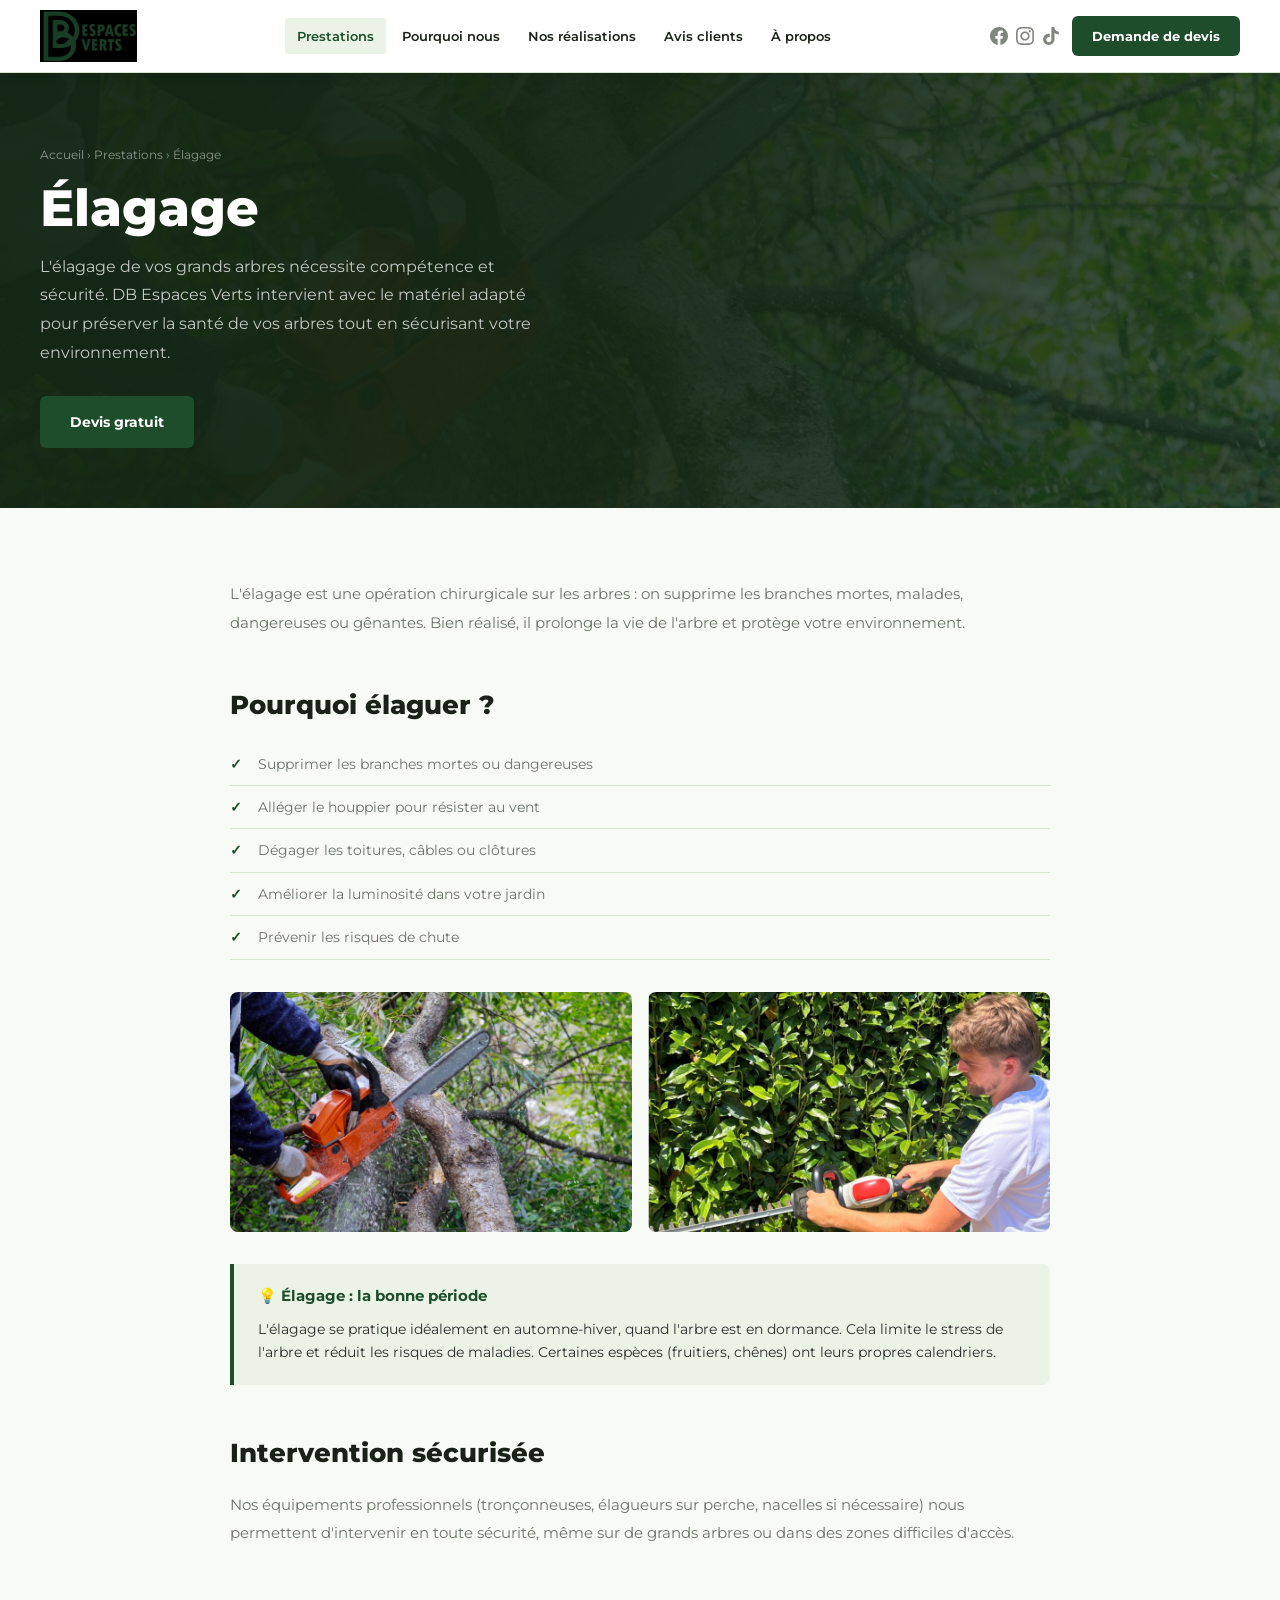
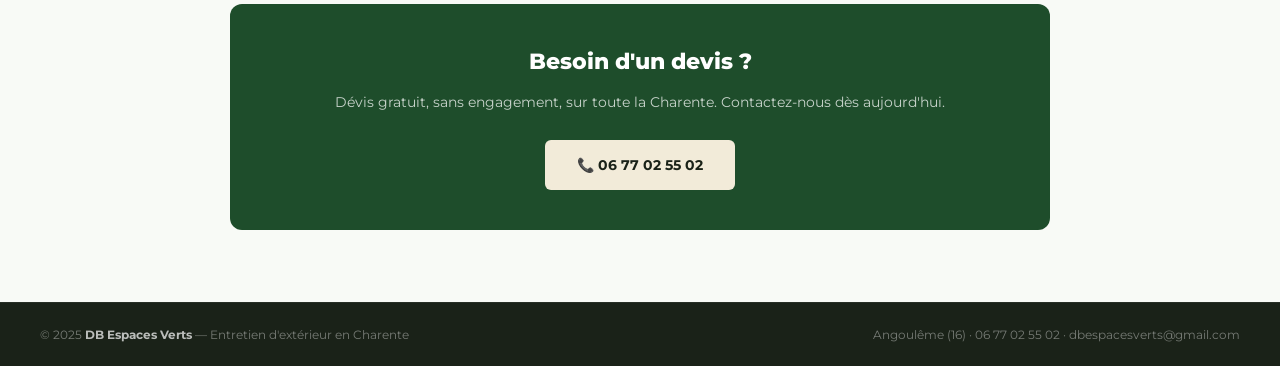
<file: elagage.html>
<!DOCTYPE html>
<html lang="fr">
<head>
<meta charset="UTF-8">
<meta name="viewport" content="width=device-width, initial-scale=1.0">
<title>Élagage d'arbres — DB Espaces Verts Angoulême Charente</title>
<meta name="description" content="Élagage d'arbres à Angoulême et en Charente. DB Espaces Verts intervient en toute sécurité pour l'élagage de vos grands arbres. Devis gratuit.">
<link href="https://fonts.googleapis.com/css2?family=Montserrat:wght@400;500;600;700;800&family=Lora:ital,wght@0,400;1,400&display=swap" rel="stylesheet">
<link rel="stylesheet" href="style.css">
</head>
<body>
<nav>
  <a class="nav-logo" href="index.html"><img src="logo.png" alt="DB Espaces Verts"></a>
  <div class="nav-center">
    <a href="index.html#prestations" class="active">Prestations</a>
    <a href="index.html#pourquoi">Pourquoi nous</a>
    <a href="index.html#realisations">Nos réalisations</a>
    <a href="index.html#avis">Avis clients</a>
    <a href="index.html#apropos">À propos</a>
  </div>
  <div class="nav-right">
    <div class="nav-social">
      <a href="https://www.facebook.com/61578576101390/" target="_blank"><svg viewBox="0 0 24 24"><path d="M24 12.073c0-6.627-5.373-12-12-12s-12 5.373-12 12c0 5.99 4.388 10.954 10.125 11.854v-8.385H7.078v-3.47h3.047V9.43c0-3.007 1.792-4.669 4.533-4.669 1.312 0 2.686.235 2.686.235v2.953H15.83c-1.491 0-1.956.925-1.956 1.874v2.25h3.328l-.532 3.47h-2.796v8.385C19.612 23.027 24 18.062 24 12.073z"/></svg></a>
      <a href="https://www.instagram.com/dbespacesverts/" target="_blank"><svg viewBox="0 0 24 24"><path d="M12 2.163c3.204 0 3.584.012 4.85.07 3.252.148 4.771 1.691 4.919 4.919.058 1.265.069 1.645.069 4.849 0 3.205-.012 3.584-.069 4.849-.149 3.225-1.664 4.771-4.919 4.919-1.266.058-1.644.07-4.85.07-3.204 0-3.584-.012-4.849-.07-3.26-.149-4.771-1.699-4.919-4.92-.058-1.265-.07-1.644-.07-4.849 0-3.204.013-3.583.07-4.849.149-3.227 1.664-4.771 4.919-4.919 1.266-.057 1.645-.069 4.849-.069zm0-2.163c-3.259 0-3.667.014-4.947.072-4.358.2-6.78 2.618-6.98 6.98-.059 1.281-.073 1.689-.073 4.948 0 3.259.014 3.668.072 4.948.2 4.358 2.618 6.78 6.98 6.98 1.281.058 1.689.072 4.948.072 3.259 0 3.668-.014 4.948-.072 4.354-.2 6.782-2.618 6.979-6.98.059-1.28.073-1.689.073-4.948 0-3.259-.014-3.667-.072-4.947-.196-4.354-2.617-6.78-6.979-6.98-1.281-.059-1.69-.073-4.949-.073zm0 5.838c-3.403 0-6.162 2.759-6.162 6.162s2.759 6.163 6.162 6.163 6.162-2.759 6.162-6.163c0-3.403-2.759-6.162-6.162-6.162zm0 10.162c-2.209 0-4-1.79-4-4 0-2.209 1.791-4 4-4s4 1.791 4 4c0 2.21-1.791 4-4 4zm6.406-11.845c-.796 0-1.441.645-1.441 1.44s.645 1.44 1.441 1.44c.795 0 1.439-.645 1.439-1.44s-.644-1.44-1.439-1.44z"/></svg></a>
      <a href="https://www.tiktok.com/@dbespacesverts" target="_blank"><svg viewBox="0 0 24 24"><path d="M12.525.02c1.31-.02 2.61-.01 3.91-.02.08 1.53.63 3.09 1.75 4.17 1.12 1.11 2.7 1.62 4.24 1.79v4.03c-1.44-.05-2.89-.35-4.2-.97-.57-.26-1.1-.59-1.62-.93-.01 2.92.01 5.84-.02 8.75-.08 1.4-.54 2.79-1.35 3.94-1.31 1.92-3.58 3.17-5.91 3.21-1.43.08-2.86-.31-4.08-1.03-2.02-1.19-3.44-3.37-3.65-5.71-.02-.5-.03-1-.01-1.49.18-1.9 1.12-3.72 2.58-4.96 1.66-1.44 3.98-2.13 6.15-1.72.02 1.48-.04 2.96-.04 4.44-.99-.32-2.15-.23-3.02.37-.63.41-1.11 1.04-1.36 1.75-.21.51-.15 1.07-.14 1.61.24 1.64 1.82 3.02 3.5 2.87 1.12-.01 2.19-.66 2.77-1.61.19-.33.4-.67.41-1.06.1-1.79.06-3.57.07-5.36.01-4.03-.01-8.05.02-12.07z"/></svg></a>
    </div>
    <a class="btn-devis" href="index.html#contact">Demande de devis</a>
  </div>
</nav>

<section class="prestation-hero">
  <img class="hero-img" src="photo-elagage.png" alt="Élagage">
  <div class="hero-overlay" style="position:absolute;inset:0;z-index:0;background:linear-gradient(105deg,rgba(20,40,20,0.88) 45%,rgba(30,77,43,0.35) 100%);"></div>
  <div class="prestation-hero-content">
    <div class="breadcrumb"><a href="index.html">Accueil</a> › <a href="index.html#prestations">Prestations</a> › Élagage</div>
    <h1>Élagage</h1>
    <p>L'élagage de vos grands arbres nécessite compétence et sécurité. DB Espaces Verts intervient avec le matériel adapté pour préserver la santé de vos arbres tout en sécurisant votre environnement.</p>
    <a class="btn-primary" href="index.html#contact">Devis gratuit</a>
  </div>
</section>
<div class="prestation-content">
  <p>L'élagage est une opération chirurgicale sur les arbres : on supprime les branches mortes, malades, dangereuses ou gênantes. Bien réalisé, il prolonge la vie de l'arbre et protège votre environnement.</p>
  <h2>Pourquoi élaguer ?</h2>
  <ul>
<li>Supprimer les branches mortes ou dangereuses</li>
<li>Alléger le houppier pour résister au vent</li>
<li>Dégager les toitures, câbles ou clôtures</li>
<li>Améliorer la luminosité dans votre jardin</li>
<li>Prévenir les risques de chute</li>
  </ul>
  <div class="prestation-photos">
    <img src="photo-elagage.png" alt="Élagage — DB Espaces Verts Angoulême">
    <img src="photo-profil.png" alt="DB Espaces Verts en intervention">
  </div>
  <div class="tips-box">
    <h3>💡 Élagage : la bonne période</h3>
    <p>L'élagage se pratique idéalement en automne-hiver, quand l'arbre est en dormance. Cela limite le stress de l'arbre et réduit les risques de maladies. Certaines espèces (fruitiers, chênes) ont leurs propres calendriers.</p>
  </div>
  <h2>Intervention sécurisée</h2>
  <p>Nos équipements professionnels (tronçonneuses, élagueurs sur perche, nacelles si nécessaire) nous permettent d'intervenir en toute sécurité, même sur de grands arbres ou dans des zones difficiles d'accès.</p>
  <div class="cta-box">
    <h3>Besoin d'un devis ?</h3>
    <p>Dévis gratuit, sans engagement, sur toute la Charente. Contactez-nous dès aujourd'hui.</p>
    <a class="btn-beige" href="tel:0677025502">📞 06 77 02 55 02</a>
  </div>
</div>
<footer>
  <div>© 2025 <strong>DB Espaces Verts</strong> — Entretien d'extérieur en Charente</div>
  <div>Angoulême (16) · <a href="tel:0677025502">06 77 02 55 02</a> · <a href="mailto:dbespacesverts@gmail.com">dbespacesverts@gmail.com</a></div>
</footer>
</body>
</html>
</file>
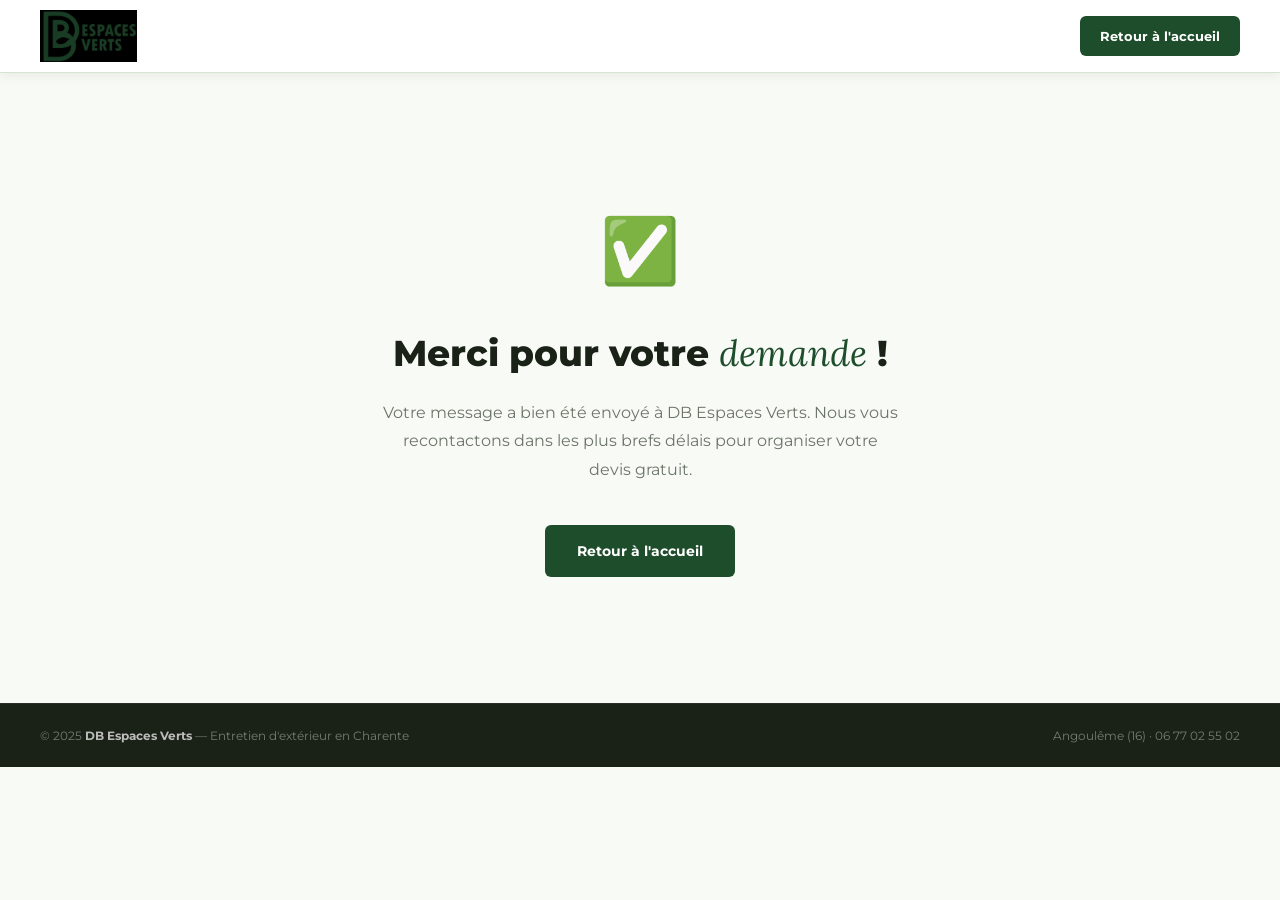
<file: merci.html>
<!DOCTYPE html>
<html lang="fr">
<head>
<meta charset="UTF-8">
<meta name="viewport" content="width=device-width, initial-scale=1.0">
<title>Demande envoyée — DB Espaces Verts</title>
<link href="https://fonts.googleapis.com/css2?family=Montserrat:wght@400;500;600;700;800&family=Lora:ital,wght@0,400;1,400&display=swap" rel="stylesheet">
<link rel="stylesheet" href="style.css">
<style>
.merci-section { min-height: 70vh; display: flex; align-items: center; justify-content: center; padding: 60px 20px; text-align: center; }
.merci-box { max-width: 520px; }
.merci-icon { font-size: 64px; margin-bottom: 24px; }
.merci-box h1 { font-size: 36px; font-weight: 800; color: var(--dark); margin-bottom: 16px; }
.merci-box h1 em { font-style: italic; font-family: 'Lora', serif; color: var(--green); font-weight: 400; }
.merci-box p { color: var(--muted); font-size: 16px; line-height: 1.8; margin-bottom: 32px; }
</style>
</head>
<body>
<nav>
  <a class="nav-logo" href="index.html"><img src="logo.png" alt="DB Espaces Verts"></a>
  <div class="nav-right">
    <a class="btn-devis" href="index.html">Retour à l'accueil</a>
  </div>
</nav>

<section class="merci-section">
  <div class="merci-box">
    <div class="merci-icon">✅</div>
    <h1>Merci pour votre <em>demande</em> !</h1>
    <p>Votre message a bien été envoyé à DB Espaces Verts. Nous vous recontactons dans les plus brefs délais pour organiser votre devis gratuit.</p>
    <a class="btn-green" href="index.html">Retour à l'accueil</a>
  </div>
</section>

<footer>
  <div>© 2025 <strong>DB Espaces Verts</strong> — Entretien d'extérieur en Charente</div>
  <div>Angoulême (16) · <a href="tel:0677025502">06 77 02 55 02</a></div>
</footer>
</body>
</html>
</file>
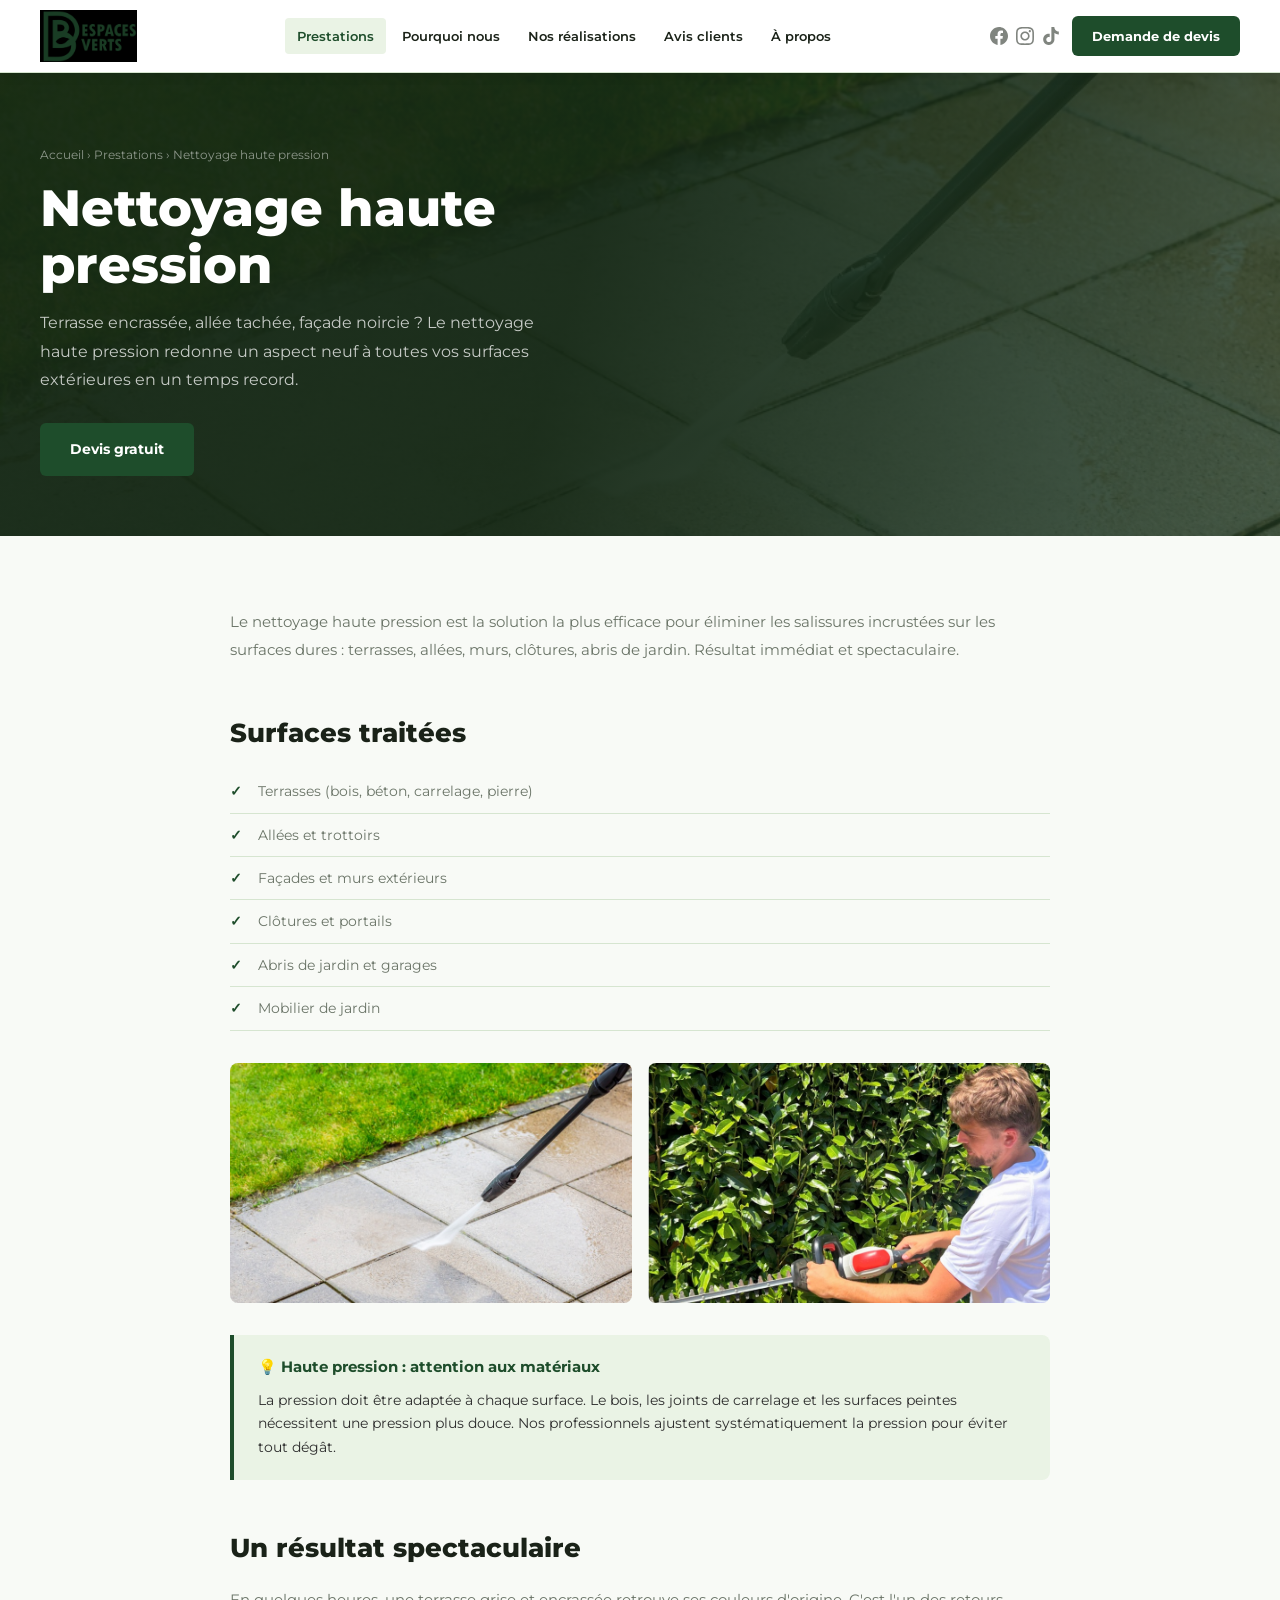
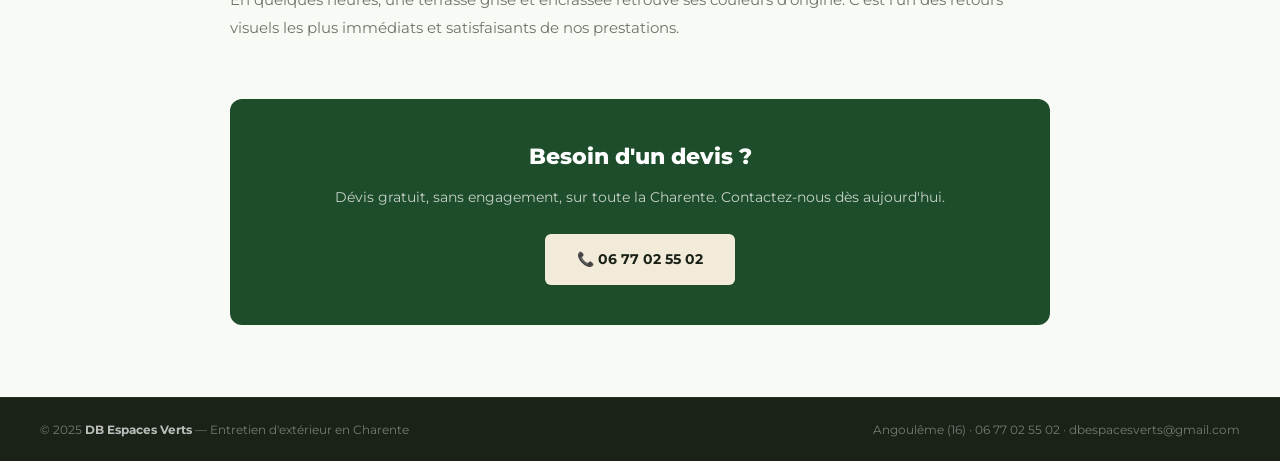
<file: nettoyage-haute-pression.html>
<!DOCTYPE html>
<html lang="fr">
<head>
<meta charset="UTF-8">
<meta name="viewport" content="width=device-width, initial-scale=1.0">
<title>Nettoyage haute pression — DB Espaces Verts Angoulême</title>
<meta name="description" content="Nettoyage haute pression à Angoulême et en Charente. Terrasses, allées, façades, clôtures. DB Espaces Verts intervient pour un résultat impeccable.">
<link href="https://fonts.googleapis.com/css2?family=Montserrat:wght@400;500;600;700;800&family=Lora:ital,wght@0,400;1,400&display=swap" rel="stylesheet">
<link rel="stylesheet" href="style.css">
</head>
<body>
<nav>
  <a class="nav-logo" href="index.html"><img src="logo.png" alt="DB Espaces Verts"></a>
  <div class="nav-center">
    <a href="index.html#prestations" class="active">Prestations</a>
    <a href="index.html#pourquoi">Pourquoi nous</a>
    <a href="index.html#realisations">Nos réalisations</a>
    <a href="index.html#avis">Avis clients</a>
    <a href="index.html#apropos">À propos</a>
  </div>
  <div class="nav-right">
    <div class="nav-social">
      <a href="https://www.facebook.com/61578576101390/" target="_blank"><svg viewBox="0 0 24 24"><path d="M24 12.073c0-6.627-5.373-12-12-12s-12 5.373-12 12c0 5.99 4.388 10.954 10.125 11.854v-8.385H7.078v-3.47h3.047V9.43c0-3.007 1.792-4.669 4.533-4.669 1.312 0 2.686.235 2.686.235v2.953H15.83c-1.491 0-1.956.925-1.956 1.874v2.25h3.328l-.532 3.47h-2.796v8.385C19.612 23.027 24 18.062 24 12.073z"/></svg></a>
      <a href="https://www.instagram.com/dbespacesverts/" target="_blank"><svg viewBox="0 0 24 24"><path d="M12 2.163c3.204 0 3.584.012 4.85.07 3.252.148 4.771 1.691 4.919 4.919.058 1.265.069 1.645.069 4.849 0 3.205-.012 3.584-.069 4.849-.149 3.225-1.664 4.771-4.919 4.919-1.266.058-1.644.07-4.85.07-3.204 0-3.584-.012-4.849-.07-3.26-.149-4.771-1.699-4.919-4.92-.058-1.265-.07-1.644-.07-4.849 0-3.204.013-3.583.07-4.849.149-3.227 1.664-4.771 4.919-4.919 1.266-.057 1.645-.069 4.849-.069zm0-2.163c-3.259 0-3.667.014-4.947.072-4.358.2-6.78 2.618-6.98 6.98-.059 1.281-.073 1.689-.073 4.948 0 3.259.014 3.668.072 4.948.2 4.358 2.618 6.78 6.98 6.98 1.281.058 1.689.072 4.948.072 3.259 0 3.668-.014 4.948-.072 4.354-.2 6.782-2.618 6.979-6.98.059-1.28.073-1.689.073-4.948 0-3.259-.014-3.667-.072-4.947-.196-4.354-2.617-6.78-6.979-6.98-1.281-.059-1.69-.073-4.949-.073zm0 5.838c-3.403 0-6.162 2.759-6.162 6.162s2.759 6.163 6.162 6.163 6.162-2.759 6.162-6.163c0-3.403-2.759-6.162-6.162-6.162zm0 10.162c-2.209 0-4-1.79-4-4 0-2.209 1.791-4 4-4s4 1.791 4 4c0 2.21-1.791 4-4 4zm6.406-11.845c-.796 0-1.441.645-1.441 1.44s.645 1.44 1.441 1.44c.795 0 1.439-.645 1.439-1.44s-.644-1.44-1.439-1.44z"/></svg></a>
      <a href="https://www.tiktok.com/@dbespacesverts" target="_blank"><svg viewBox="0 0 24 24"><path d="M12.525.02c1.31-.02 2.61-.01 3.91-.02.08 1.53.63 3.09 1.75 4.17 1.12 1.11 2.7 1.62 4.24 1.79v4.03c-1.44-.05-2.89-.35-4.2-.97-.57-.26-1.1-.59-1.62-.93-.01 2.92.01 5.84-.02 8.75-.08 1.4-.54 2.79-1.35 3.94-1.31 1.92-3.58 3.17-5.91 3.21-1.43.08-2.86-.31-4.08-1.03-2.02-1.19-3.44-3.37-3.65-5.71-.02-.5-.03-1-.01-1.49.18-1.9 1.12-3.72 2.58-4.96 1.66-1.44 3.98-2.13 6.15-1.72.02 1.48-.04 2.96-.04 4.44-.99-.32-2.15-.23-3.02.37-.63.41-1.11 1.04-1.36 1.75-.21.51-.15 1.07-.14 1.61.24 1.64 1.82 3.02 3.5 2.87 1.12-.01 2.19-.66 2.77-1.61.19-.33.4-.67.41-1.06.1-1.79.06-3.57.07-5.36.01-4.03-.01-8.05.02-12.07z"/></svg></a>
    </div>
    <a class="btn-devis" href="index.html#contact">Demande de devis</a>
  </div>
</nav>

<section class="prestation-hero">
  <img class="hero-img" src="photo-haute-pression.png" alt="Nettoyage haute pression">
  <div class="hero-overlay" style="position:absolute;inset:0;z-index:0;background:linear-gradient(105deg,rgba(20,40,20,0.88) 45%,rgba(30,77,43,0.35) 100%);"></div>
  <div class="prestation-hero-content">
    <div class="breadcrumb"><a href="index.html">Accueil</a> › <a href="index.html#prestations">Prestations</a> › Nettoyage haute pression</div>
    <h1>Nettoyage haute pression</h1>
    <p>Terrasse encrassée, allée tachée, façade noircie ? Le nettoyage haute pression redonne un aspect neuf à toutes vos surfaces extérieures en un temps record.</p>
    <a class="btn-primary" href="index.html#contact">Devis gratuit</a>
  </div>
</section>
<div class="prestation-content">
  <p>Le nettoyage haute pression est la solution la plus efficace pour éliminer les salissures incrustées sur les surfaces dures : terrasses, allées, murs, clôtures, abris de jardin. Résultat immédiat et spectaculaire.</p>
  <h2>Surfaces traitées</h2>
  <ul>
<li>Terrasses (bois, béton, carrelage, pierre)</li>
<li>Allées et trottoirs</li>
<li>Façades et murs extérieurs</li>
<li>Clôtures et portails</li>
<li>Abris de jardin et garages</li>
<li>Mobilier de jardin</li>
  </ul>
  <div class="prestation-photos">
    <img src="photo-haute-pression.png" alt="Nettoyage haute pression — DB Espaces Verts Angoulême">
    <img src="photo-profil.png" alt="DB Espaces Verts en intervention">
  </div>
  <div class="tips-box">
    <h3>💡 Haute pression : attention aux matériaux</h3>
    <p>La pression doit être adaptée à chaque surface. Le bois, les joints de carrelage et les surfaces peintes nécessitent une pression plus douce. Nos professionnels ajustent systématiquement la pression pour éviter tout dégât.</p>
  </div>
  <h2>Un résultat spectaculaire</h2>
  <p>En quelques heures, une terrasse grise et encrassée retrouve ses couleurs d'origine. C'est l'un des retours visuels les plus immédiats et satisfaisants de nos prestations.</p>
  <div class="cta-box">
    <h3>Besoin d'un devis ?</h3>
    <p>Dévis gratuit, sans engagement, sur toute la Charente. Contactez-nous dès aujourd'hui.</p>
    <a class="btn-beige" href="tel:0677025502">📞 06 77 02 55 02</a>
  </div>
</div>
<footer>
  <div>© 2025 <strong>DB Espaces Verts</strong> — Entretien d'extérieur en Charente</div>
  <div>Angoulême (16) · <a href="tel:0677025502">06 77 02 55 02</a> · <a href="mailto:dbespacesverts@gmail.com">dbespacesverts@gmail.com</a></div>
</footer>
</body>
</html>
</file>
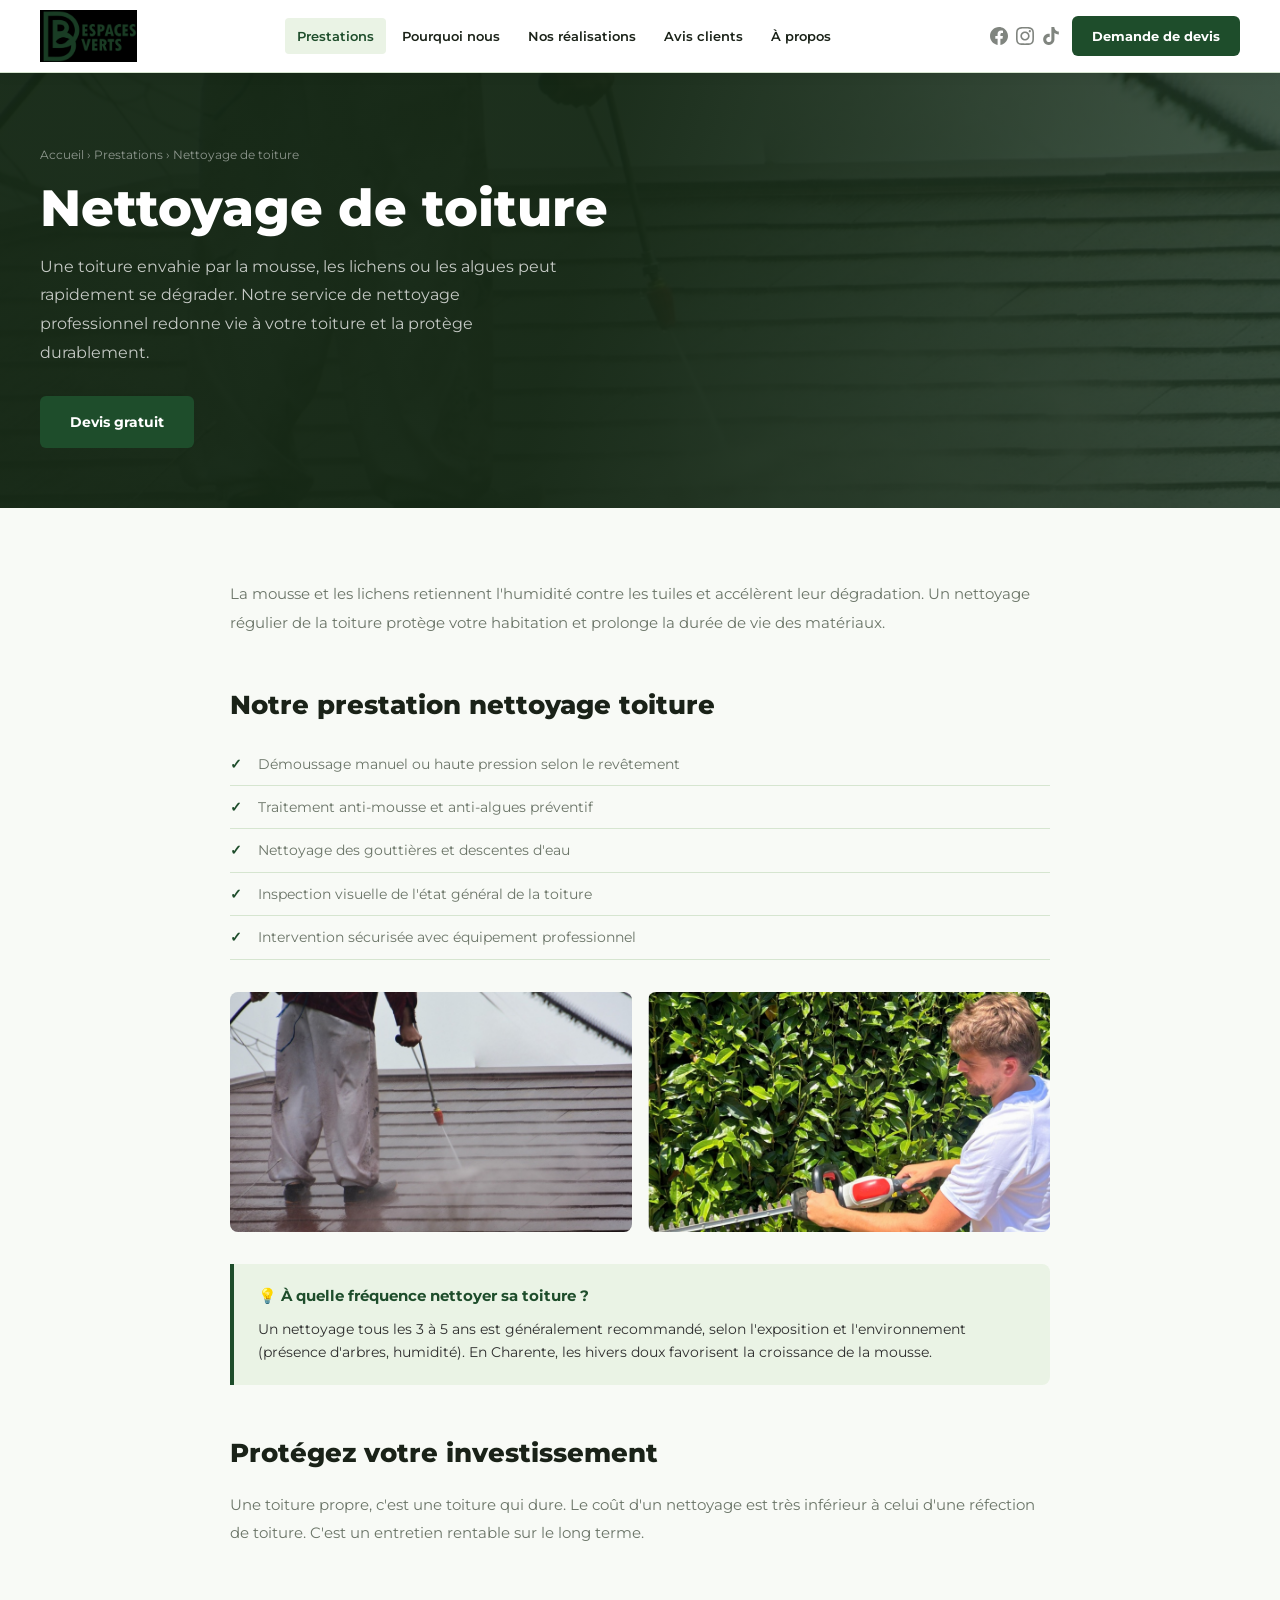
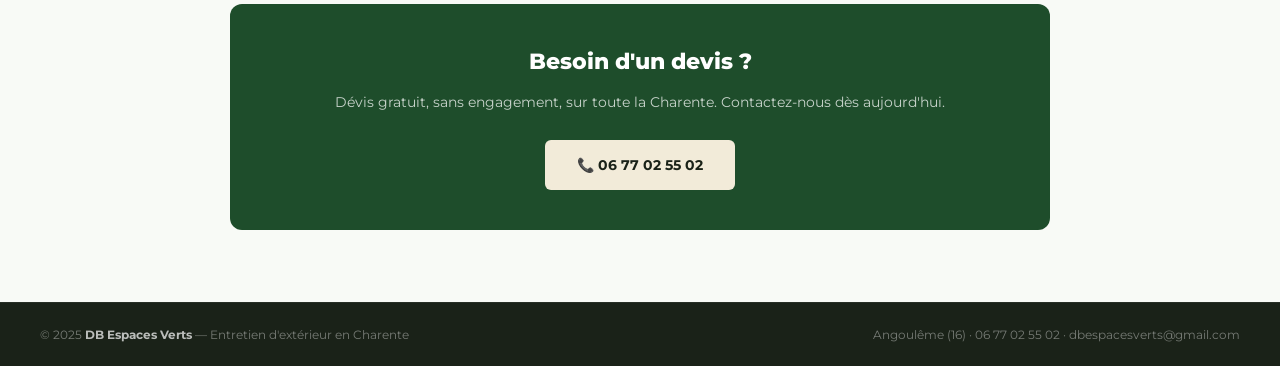
<file: nettoyage-toiture.html>
<!DOCTYPE html>
<html lang="fr">
<head>
<meta charset="UTF-8">
<meta name="viewport" content="width=device-width, initial-scale=1.0">
<title>Nettoyage toiture — DB Espaces Verts Angoulême Charente</title>
<meta name="description" content="Nettoyage et démoussage de toiture à Angoulême et Charente. DB Espaces Verts protège votre toiture avec un nettoyage professionnel. Devis gratuit.">
<link href="https://fonts.googleapis.com/css2?family=Montserrat:wght@400;500;600;700;800&family=Lora:ital,wght@0,400;1,400&display=swap" rel="stylesheet">
<link rel="stylesheet" href="style.css">
</head>
<body>
<nav>
  <a class="nav-logo" href="index.html"><img src="logo.png" alt="DB Espaces Verts"></a>
  <div class="nav-center">
    <a href="index.html#prestations" class="active">Prestations</a>
    <a href="index.html#pourquoi">Pourquoi nous</a>
    <a href="index.html#realisations">Nos réalisations</a>
    <a href="index.html#avis">Avis clients</a>
    <a href="index.html#apropos">À propos</a>
  </div>
  <div class="nav-right">
    <div class="nav-social">
      <a href="https://www.facebook.com/61578576101390/" target="_blank"><svg viewBox="0 0 24 24"><path d="M24 12.073c0-6.627-5.373-12-12-12s-12 5.373-12 12c0 5.99 4.388 10.954 10.125 11.854v-8.385H7.078v-3.47h3.047V9.43c0-3.007 1.792-4.669 4.533-4.669 1.312 0 2.686.235 2.686.235v2.953H15.83c-1.491 0-1.956.925-1.956 1.874v2.25h3.328l-.532 3.47h-2.796v8.385C19.612 23.027 24 18.062 24 12.073z"/></svg></a>
      <a href="https://www.instagram.com/dbespacesverts/" target="_blank"><svg viewBox="0 0 24 24"><path d="M12 2.163c3.204 0 3.584.012 4.85.07 3.252.148 4.771 1.691 4.919 4.919.058 1.265.069 1.645.069 4.849 0 3.205-.012 3.584-.069 4.849-.149 3.225-1.664 4.771-4.919 4.919-1.266.058-1.644.07-4.85.07-3.204 0-3.584-.012-4.849-.07-3.26-.149-4.771-1.699-4.919-4.92-.058-1.265-.07-1.644-.07-4.849 0-3.204.013-3.583.07-4.849.149-3.227 1.664-4.771 4.919-4.919 1.266-.057 1.645-.069 4.849-.069zm0-2.163c-3.259 0-3.667.014-4.947.072-4.358.2-6.78 2.618-6.98 6.98-.059 1.281-.073 1.689-.073 4.948 0 3.259.014 3.668.072 4.948.2 4.358 2.618 6.78 6.98 6.98 1.281.058 1.689.072 4.948.072 3.259 0 3.668-.014 4.948-.072 4.354-.2 6.782-2.618 6.979-6.98.059-1.28.073-1.689.073-4.948 0-3.259-.014-3.667-.072-4.947-.196-4.354-2.617-6.78-6.979-6.98-1.281-.059-1.69-.073-4.949-.073zm0 5.838c-3.403 0-6.162 2.759-6.162 6.162s2.759 6.163 6.162 6.163 6.162-2.759 6.162-6.163c0-3.403-2.759-6.162-6.162-6.162zm0 10.162c-2.209 0-4-1.79-4-4 0-2.209 1.791-4 4-4s4 1.791 4 4c0 2.21-1.791 4-4 4zm6.406-11.845c-.796 0-1.441.645-1.441 1.44s.645 1.44 1.441 1.44c.795 0 1.439-.645 1.439-1.44s-.644-1.44-1.439-1.44z"/></svg></a>
      <a href="https://www.tiktok.com/@dbespacesverts" target="_blank"><svg viewBox="0 0 24 24"><path d="M12.525.02c1.31-.02 2.61-.01 3.91-.02.08 1.53.63 3.09 1.75 4.17 1.12 1.11 2.7 1.62 4.24 1.79v4.03c-1.44-.05-2.89-.35-4.2-.97-.57-.26-1.1-.59-1.62-.93-.01 2.92.01 5.84-.02 8.75-.08 1.4-.54 2.79-1.35 3.94-1.31 1.92-3.58 3.17-5.91 3.21-1.43.08-2.86-.31-4.08-1.03-2.02-1.19-3.44-3.37-3.65-5.71-.02-.5-.03-1-.01-1.49.18-1.9 1.12-3.72 2.58-4.96 1.66-1.44 3.98-2.13 6.15-1.72.02 1.48-.04 2.96-.04 4.44-.99-.32-2.15-.23-3.02.37-.63.41-1.11 1.04-1.36 1.75-.21.51-.15 1.07-.14 1.61.24 1.64 1.82 3.02 3.5 2.87 1.12-.01 2.19-.66 2.77-1.61.19-.33.4-.67.41-1.06.1-1.79.06-3.57.07-5.36.01-4.03-.01-8.05.02-12.07z"/></svg></a>
    </div>
    <a class="btn-devis" href="index.html#contact">Demande de devis</a>
  </div>
</nav>

<section class="prestation-hero">
  <img class="hero-img" src="photo-nettoyage-toiture.png" alt="Nettoyage de toiture">
  <div class="hero-overlay" style="position:absolute;inset:0;z-index:0;background:linear-gradient(105deg,rgba(20,40,20,0.88) 45%,rgba(30,77,43,0.35) 100%);"></div>
  <div class="prestation-hero-content">
    <div class="breadcrumb"><a href="index.html">Accueil</a> › <a href="index.html#prestations">Prestations</a> › Nettoyage de toiture</div>
    <h1>Nettoyage de toiture</h1>
    <p>Une toiture envahie par la mousse, les lichens ou les algues peut rapidement se dégrader. Notre service de nettoyage professionnel redonne vie à votre toiture et la protège durablement.</p>
    <a class="btn-primary" href="index.html#contact">Devis gratuit</a>
  </div>
</section>
<div class="prestation-content">
  <p>La mousse et les lichens retiennent l'humidité contre les tuiles et accélèrent leur dégradation. Un nettoyage régulier de la toiture protège votre habitation et prolonge la durée de vie des matériaux.</p>
  <h2>Notre prestation nettoyage toiture</h2>
  <ul>
<li>Démoussage manuel ou haute pression selon le revêtement</li>
<li>Traitement anti-mousse et anti-algues préventif</li>
<li>Nettoyage des gouttières et descentes d'eau</li>
<li>Inspection visuelle de l'état général de la toiture</li>
<li>Intervention sécurisée avec équipement professionnel</li>
  </ul>
  <div class="prestation-photos">
    <img src="photo-nettoyage-toiture.png" alt="Nettoyage de toiture — DB Espaces Verts Angoulême">
    <img src="photo-profil.png" alt="DB Espaces Verts en intervention">
  </div>
  <div class="tips-box">
    <h3>💡 À quelle fréquence nettoyer sa toiture ?</h3>
    <p>Un nettoyage tous les 3 à 5 ans est généralement recommandé, selon l'exposition et l'environnement (présence d'arbres, humidité). En Charente, les hivers doux favorisent la croissance de la mousse.</p>
  </div>
  <h2>Protégez votre investissement</h2>
  <p>Une toiture propre, c'est une toiture qui dure. Le coût d'un nettoyage est très inférieur à celui d'une réfection de toiture. C'est un entretien rentable sur le long terme.</p>
  <div class="cta-box">
    <h3>Besoin d'un devis ?</h3>
    <p>Dévis gratuit, sans engagement, sur toute la Charente. Contactez-nous dès aujourd'hui.</p>
    <a class="btn-beige" href="tel:0677025502">📞 06 77 02 55 02</a>
  </div>
</div>
<footer>
  <div>© 2025 <strong>DB Espaces Verts</strong> — Entretien d'extérieur en Charente</div>
  <div>Angoulême (16) · <a href="tel:0677025502">06 77 02 55 02</a> · <a href="mailto:dbespacesverts@gmail.com">dbespacesverts@gmail.com</a></div>
</footer>
</body>
</html>
</file>
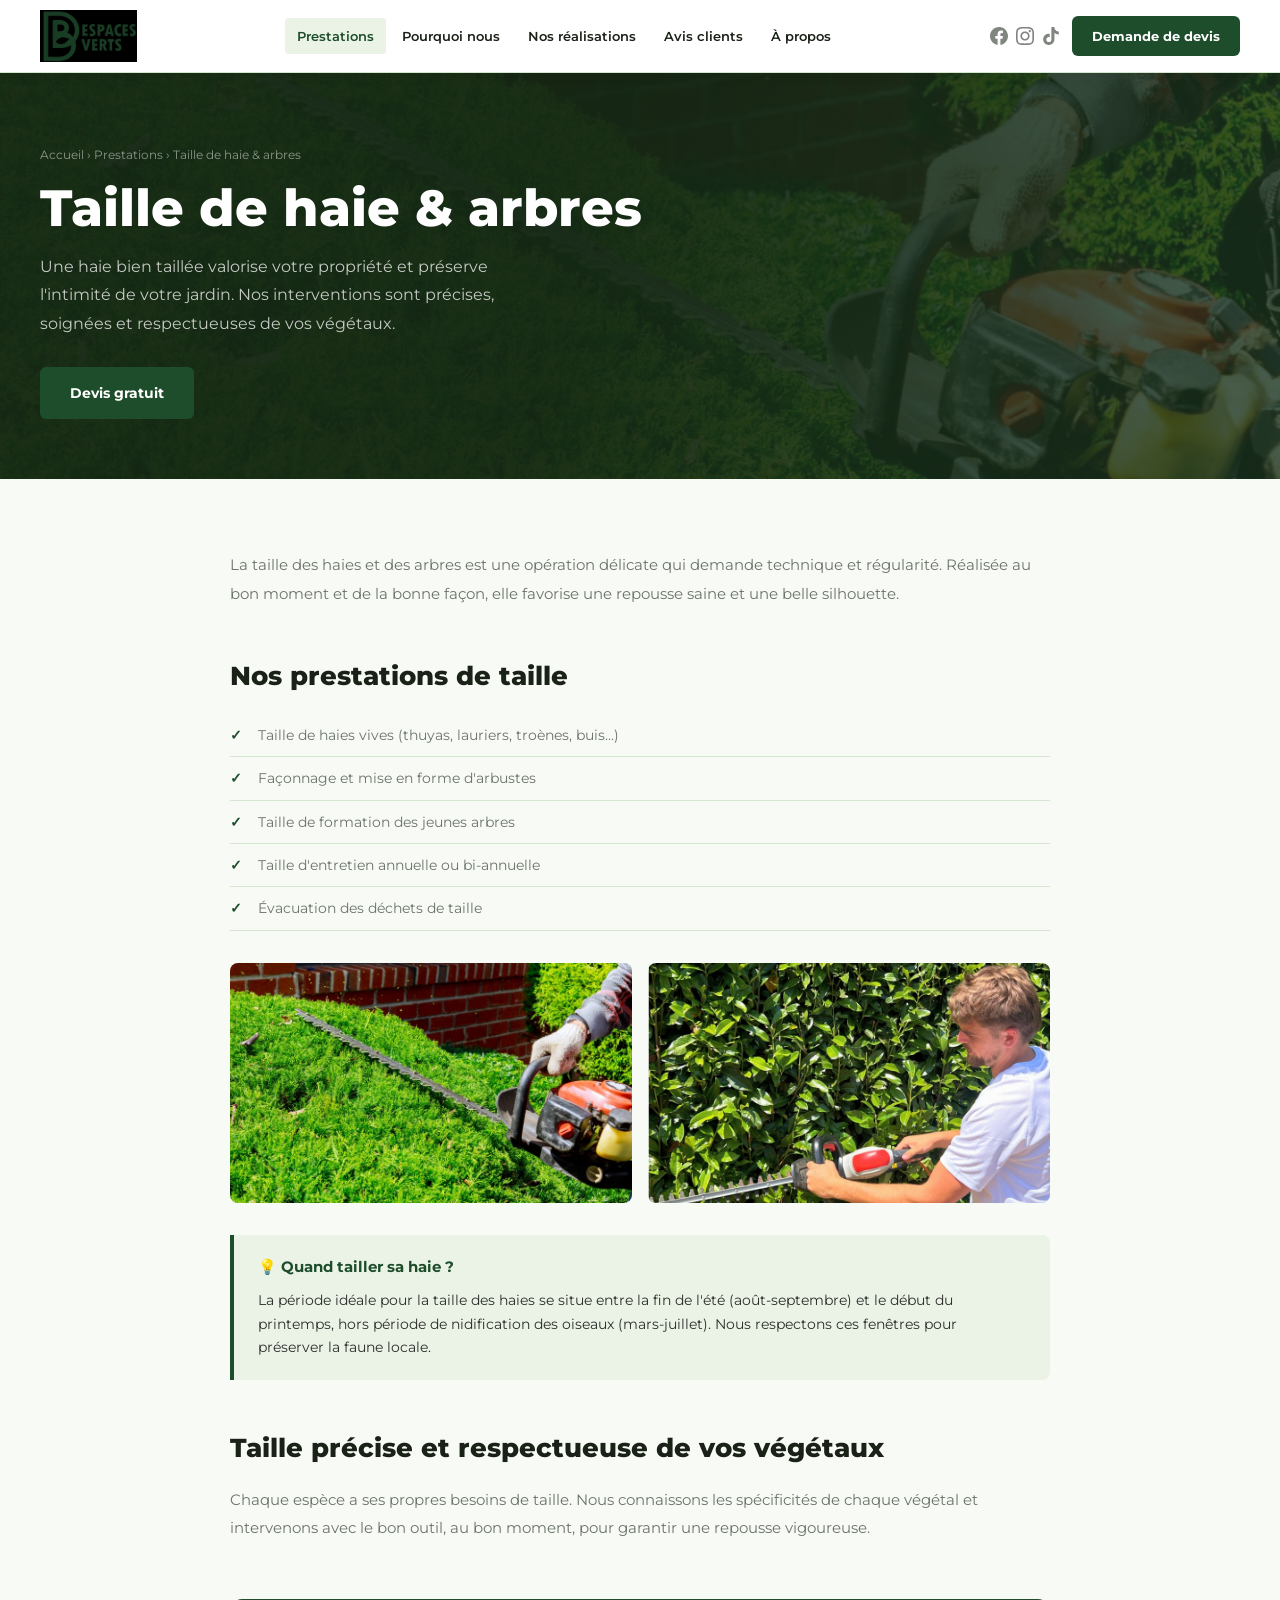
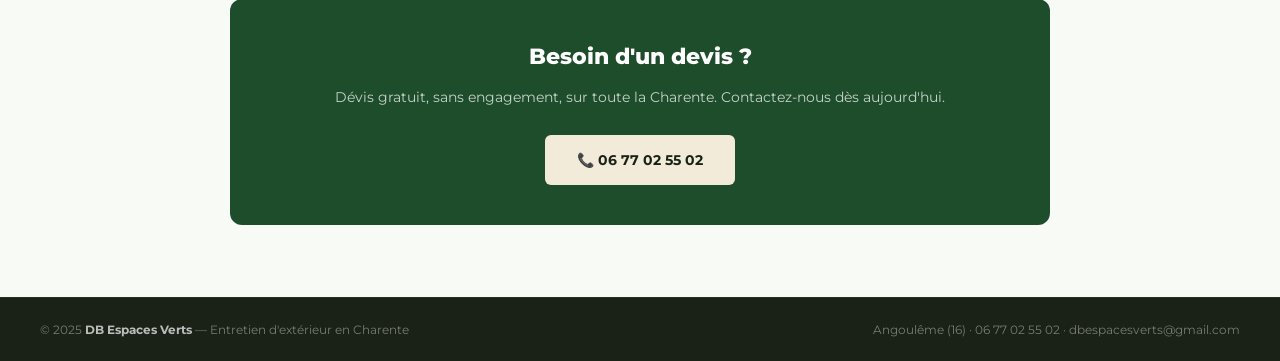
<file: taille-haie-arbres.html>
<!DOCTYPE html>
<html lang="fr">
<head>
<meta charset="UTF-8">
<meta name="viewport" content="width=device-width, initial-scale=1.0">
<title>Taille de haie et d'arbres — DB Espaces Verts Angoulême</title>
<meta name="description" content="Taille de haie et d'arbres à Angoulême et Charente. DB Espaces Verts façonne vos haies et arbustes avec précision. Devis gratuit.">
<link href="https://fonts.googleapis.com/css2?family=Montserrat:wght@400;500;600;700;800&family=Lora:ital,wght@0,400;1,400&display=swap" rel="stylesheet">
<link rel="stylesheet" href="style.css">
</head>
<body>
<nav>
  <a class="nav-logo" href="index.html"><img src="logo.png" alt="DB Espaces Verts"></a>
  <div class="nav-center">
    <a href="index.html#prestations" class="active">Prestations</a>
    <a href="index.html#pourquoi">Pourquoi nous</a>
    <a href="index.html#realisations">Nos réalisations</a>
    <a href="index.html#avis">Avis clients</a>
    <a href="index.html#apropos">À propos</a>
  </div>
  <div class="nav-right">
    <div class="nav-social">
      <a href="https://www.facebook.com/61578576101390/" target="_blank"><svg viewBox="0 0 24 24"><path d="M24 12.073c0-6.627-5.373-12-12-12s-12 5.373-12 12c0 5.99 4.388 10.954 10.125 11.854v-8.385H7.078v-3.47h3.047V9.43c0-3.007 1.792-4.669 4.533-4.669 1.312 0 2.686.235 2.686.235v2.953H15.83c-1.491 0-1.956.925-1.956 1.874v2.25h3.328l-.532 3.47h-2.796v8.385C19.612 23.027 24 18.062 24 12.073z"/></svg></a>
      <a href="https://www.instagram.com/dbespacesverts/" target="_blank"><svg viewBox="0 0 24 24"><path d="M12 2.163c3.204 0 3.584.012 4.85.07 3.252.148 4.771 1.691 4.919 4.919.058 1.265.069 1.645.069 4.849 0 3.205-.012 3.584-.069 4.849-.149 3.225-1.664 4.771-4.919 4.919-1.266.058-1.644.07-4.85.07-3.204 0-3.584-.012-4.849-.07-3.26-.149-4.771-1.699-4.919-4.92-.058-1.265-.07-1.644-.07-4.849 0-3.204.013-3.583.07-4.849.149-3.227 1.664-4.771 4.919-4.919 1.266-.057 1.645-.069 4.849-.069zm0-2.163c-3.259 0-3.667.014-4.947.072-4.358.2-6.78 2.618-6.98 6.98-.059 1.281-.073 1.689-.073 4.948 0 3.259.014 3.668.072 4.948.2 4.358 2.618 6.78 6.98 6.98 1.281.058 1.689.072 4.948.072 3.259 0 3.668-.014 4.948-.072 4.354-.2 6.782-2.618 6.979-6.98.059-1.28.073-1.689.073-4.948 0-3.259-.014-3.667-.072-4.947-.196-4.354-2.617-6.78-6.979-6.98-1.281-.059-1.69-.073-4.949-.073zm0 5.838c-3.403 0-6.162 2.759-6.162 6.162s2.759 6.163 6.162 6.163 6.162-2.759 6.162-6.163c0-3.403-2.759-6.162-6.162-6.162zm0 10.162c-2.209 0-4-1.79-4-4 0-2.209 1.791-4 4-4s4 1.791 4 4c0 2.21-1.791 4-4 4zm6.406-11.845c-.796 0-1.441.645-1.441 1.44s.645 1.44 1.441 1.44c.795 0 1.439-.645 1.439-1.44s-.644-1.44-1.439-1.44z"/></svg></a>
      <a href="https://www.tiktok.com/@dbespacesverts" target="_blank"><svg viewBox="0 0 24 24"><path d="M12.525.02c1.31-.02 2.61-.01 3.91-.02.08 1.53.63 3.09 1.75 4.17 1.12 1.11 2.7 1.62 4.24 1.79v4.03c-1.44-.05-2.89-.35-4.2-.97-.57-.26-1.1-.59-1.62-.93-.01 2.92.01 5.84-.02 8.75-.08 1.4-.54 2.79-1.35 3.94-1.31 1.92-3.58 3.17-5.91 3.21-1.43.08-2.86-.31-4.08-1.03-2.02-1.19-3.44-3.37-3.65-5.71-.02-.5-.03-1-.01-1.49.18-1.9 1.12-3.72 2.58-4.96 1.66-1.44 3.98-2.13 6.15-1.72.02 1.48-.04 2.96-.04 4.44-.99-.32-2.15-.23-3.02.37-.63.41-1.11 1.04-1.36 1.75-.21.51-.15 1.07-.14 1.61.24 1.64 1.82 3.02 3.5 2.87 1.12-.01 2.19-.66 2.77-1.61.19-.33.4-.67.41-1.06.1-1.79.06-3.57.07-5.36.01-4.03-.01-8.05.02-12.07z"/></svg></a>
    </div>
    <a class="btn-devis" href="index.html#contact">Demande de devis</a>
  </div>
</nav>

<section class="prestation-hero">
  <img class="hero-img" src="photo-taille-haie.png" alt="Taille de haie & arbres">
  <div class="hero-overlay" style="position:absolute;inset:0;z-index:0;background:linear-gradient(105deg,rgba(20,40,20,0.88) 45%,rgba(30,77,43,0.35) 100%);"></div>
  <div class="prestation-hero-content">
    <div class="breadcrumb"><a href="index.html">Accueil</a> › <a href="index.html#prestations">Prestations</a> › Taille de haie & arbres</div>
    <h1>Taille de haie & arbres</h1>
    <p>Une haie bien taillée valorise votre propriété et préserve l'intimité de votre jardin. Nos interventions sont précises, soignées et respectueuses de vos végétaux.</p>
    <a class="btn-primary" href="index.html#contact">Devis gratuit</a>
  </div>
</section>
<div class="prestation-content">
  <p>La taille des haies et des arbres est une opération délicate qui demande technique et régularité. Réalisée au bon moment et de la bonne façon, elle favorise une repousse saine et une belle silhouette.</p>
  <h2>Nos prestations de taille</h2>
  <ul>
<li>Taille de haies vives (thuyas, lauriers, troènes, buis…)</li>
<li>Façonnage et mise en forme d'arbustes</li>
<li>Taille de formation des jeunes arbres</li>
<li>Taille d'entretien annuelle ou bi-annuelle</li>
<li>Évacuation des déchets de taille</li>
  </ul>
  <div class="prestation-photos">
    <img src="photo-taille-haie.png" alt="Taille de haie & arbres — DB Espaces Verts Angoulême">
    <img src="photo-profil.png" alt="DB Espaces Verts en intervention">
  </div>
  <div class="tips-box">
    <h3>💡 Quand tailler sa haie ?</h3>
    <p>La période idéale pour la taille des haies se situe entre la fin de l'été (août-septembre) et le début du printemps, hors période de nidification des oiseaux (mars-juillet). Nous respectons ces fenêtres pour préserver la faune locale.</p>
  </div>
  <h2>Taille précise et respectueuse de vos végétaux</h2>
  <p>Chaque espèce a ses propres besoins de taille. Nous connaissons les spécificités de chaque végétal et intervenons avec le bon outil, au bon moment, pour garantir une repousse vigoureuse.</p>
  <div class="cta-box">
    <h3>Besoin d'un devis ?</h3>
    <p>Dévis gratuit, sans engagement, sur toute la Charente. Contactez-nous dès aujourd'hui.</p>
    <a class="btn-beige" href="tel:0677025502">📞 06 77 02 55 02</a>
  </div>
</div>
<footer>
  <div>© 2025 <strong>DB Espaces Verts</strong> — Entretien d'extérieur en Charente</div>
  <div>Angoulême (16) · <a href="tel:0677025502">06 77 02 55 02</a> · <a href="mailto:dbespacesverts@gmail.com">dbespacesverts@gmail.com</a></div>
</footer>
</body>
</html>
</file>
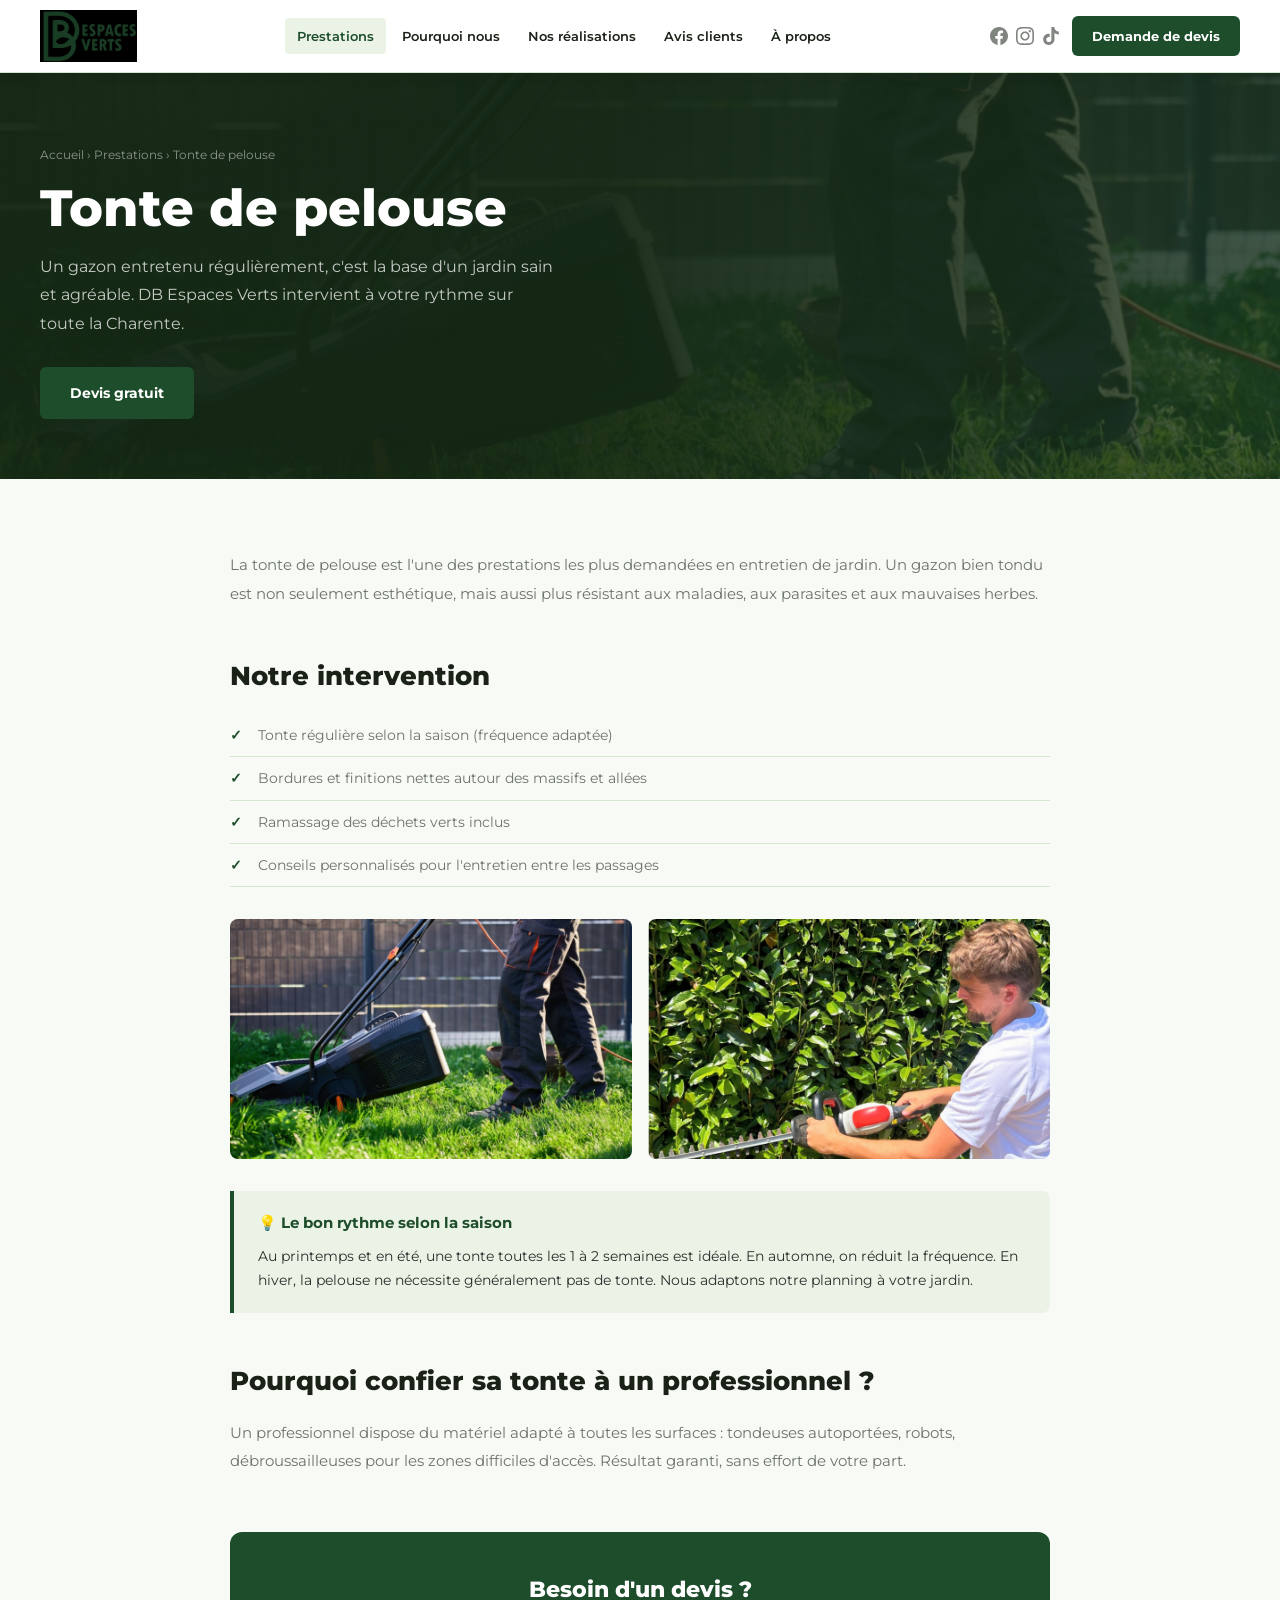
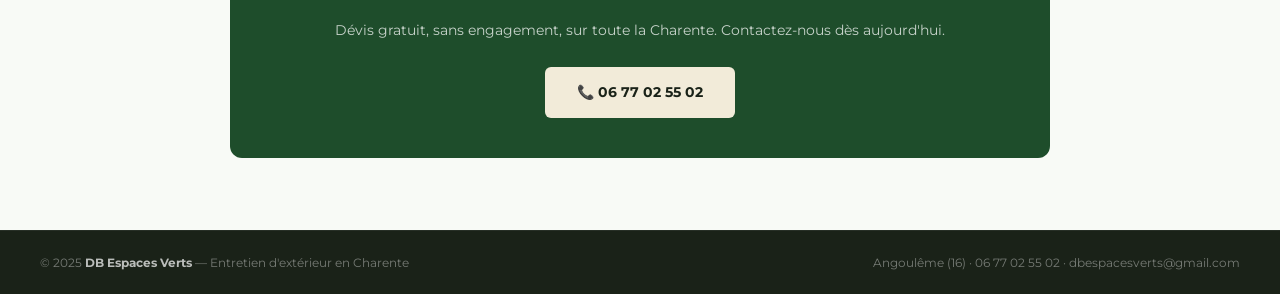
<file: tonte-pelouse.html>
<!DOCTYPE html>
<html lang="fr">
<head>
<meta charset="UTF-8">
<meta name="viewport" content="width=device-width, initial-scale=1.0">
<title>Tonte de pelouse — DB Espaces Verts Angoulême</title>
<meta name="description" content="Tonte de pelouse à Angoulême et en Charente. DB Espaces Verts assure l'entretien régulier de votre gazon. Devis gratuit, crédit d'impôt -50%.">
<link href="https://fonts.googleapis.com/css2?family=Montserrat:wght@400;500;600;700;800&family=Lora:ital,wght@0,400;1,400&display=swap" rel="stylesheet">
<link rel="stylesheet" href="style.css">
</head>
<body>
<nav>
  <a class="nav-logo" href="index.html"><img src="logo.png" alt="DB Espaces Verts"></a>
  <div class="nav-center">
    <a href="index.html#prestations" class="active">Prestations</a>
    <a href="index.html#pourquoi">Pourquoi nous</a>
    <a href="index.html#realisations">Nos réalisations</a>
    <a href="index.html#avis">Avis clients</a>
    <a href="index.html#apropos">À propos</a>
  </div>
  <div class="nav-right">
    <div class="nav-social">
      <a href="https://www.facebook.com/61578576101390/" target="_blank"><svg viewBox="0 0 24 24"><path d="M24 12.073c0-6.627-5.373-12-12-12s-12 5.373-12 12c0 5.99 4.388 10.954 10.125 11.854v-8.385H7.078v-3.47h3.047V9.43c0-3.007 1.792-4.669 4.533-4.669 1.312 0 2.686.235 2.686.235v2.953H15.83c-1.491 0-1.956.925-1.956 1.874v2.25h3.328l-.532 3.47h-2.796v8.385C19.612 23.027 24 18.062 24 12.073z"/></svg></a>
      <a href="https://www.instagram.com/dbespacesverts/" target="_blank"><svg viewBox="0 0 24 24"><path d="M12 2.163c3.204 0 3.584.012 4.85.07 3.252.148 4.771 1.691 4.919 4.919.058 1.265.069 1.645.069 4.849 0 3.205-.012 3.584-.069 4.849-.149 3.225-1.664 4.771-4.919 4.919-1.266.058-1.644.07-4.85.07-3.204 0-3.584-.012-4.849-.07-3.26-.149-4.771-1.699-4.919-4.92-.058-1.265-.07-1.644-.07-4.849 0-3.204.013-3.583.07-4.849.149-3.227 1.664-4.771 4.919-4.919 1.266-.057 1.645-.069 4.849-.069zm0-2.163c-3.259 0-3.667.014-4.947.072-4.358.2-6.78 2.618-6.98 6.98-.059 1.281-.073 1.689-.073 4.948 0 3.259.014 3.668.072 4.948.2 4.358 2.618 6.78 6.98 6.98 1.281.058 1.689.072 4.948.072 3.259 0 3.668-.014 4.948-.072 4.354-.2 6.782-2.618 6.979-6.98.059-1.28.073-1.689.073-4.948 0-3.259-.014-3.667-.072-4.947-.196-4.354-2.617-6.78-6.979-6.98-1.281-.059-1.69-.073-4.949-.073zm0 5.838c-3.403 0-6.162 2.759-6.162 6.162s2.759 6.163 6.162 6.163 6.162-2.759 6.162-6.163c0-3.403-2.759-6.162-6.162-6.162zm0 10.162c-2.209 0-4-1.79-4-4 0-2.209 1.791-4 4-4s4 1.791 4 4c0 2.21-1.791 4-4 4zm6.406-11.845c-.796 0-1.441.645-1.441 1.44s.645 1.44 1.441 1.44c.795 0 1.439-.645 1.439-1.44s-.644-1.44-1.439-1.44z"/></svg></a>
      <a href="https://www.tiktok.com/@dbespacesverts" target="_blank"><svg viewBox="0 0 24 24"><path d="M12.525.02c1.31-.02 2.61-.01 3.91-.02.08 1.53.63 3.09 1.75 4.17 1.12 1.11 2.7 1.62 4.24 1.79v4.03c-1.44-.05-2.89-.35-4.2-.97-.57-.26-1.1-.59-1.62-.93-.01 2.92.01 5.84-.02 8.75-.08 1.4-.54 2.79-1.35 3.94-1.31 1.92-3.58 3.17-5.91 3.21-1.43.08-2.86-.31-4.08-1.03-2.02-1.19-3.44-3.37-3.65-5.71-.02-.5-.03-1-.01-1.49.18-1.9 1.12-3.72 2.58-4.96 1.66-1.44 3.98-2.13 6.15-1.72.02 1.48-.04 2.96-.04 4.44-.99-.32-2.15-.23-3.02.37-.63.41-1.11 1.04-1.36 1.75-.21.51-.15 1.07-.14 1.61.24 1.64 1.82 3.02 3.5 2.87 1.12-.01 2.19-.66 2.77-1.61.19-.33.4-.67.41-1.06.1-1.79.06-3.57.07-5.36.01-4.03-.01-8.05.02-12.07z"/></svg></a>
    </div>
    <a class="btn-devis" href="index.html#contact">Demande de devis</a>
  </div>
</nav>

<section class="prestation-hero">
  <img class="hero-img" src="photo-tonte.png" alt="Tonte de pelouse">
  <div class="hero-overlay" style="position:absolute;inset:0;z-index:0;background:linear-gradient(105deg,rgba(20,40,20,0.88) 45%,rgba(30,77,43,0.35) 100%);"></div>
  <div class="prestation-hero-content">
    <div class="breadcrumb"><a href="index.html">Accueil</a> › <a href="index.html#prestations">Prestations</a> › Tonte de pelouse</div>
    <h1>Tonte de pelouse</h1>
    <p>Un gazon entretenu régulièrement, c'est la base d'un jardin sain et agréable. DB Espaces Verts intervient à votre rythme sur toute la Charente.</p>
    <a class="btn-primary" href="index.html#contact">Devis gratuit</a>
  </div>
</section>
<div class="prestation-content">
  <p>La tonte de pelouse est l'une des prestations les plus demandées en entretien de jardin. Un gazon bien tondu est non seulement esthétique, mais aussi plus résistant aux maladies, aux parasites et aux mauvaises herbes.</p>
  <h2>Notre intervention</h2>
  <ul>
<li>Tonte régulière selon la saison (fréquence adaptée)</li>
<li>Bordures et finitions nettes autour des massifs et allées</li>
<li>Ramassage des déchets verts inclus</li>
<li>Conseils personnalisés pour l'entretien entre les passages</li>
  </ul>
  <div class="prestation-photos">
    <img src="photo-tonte.png" alt="Tonte de pelouse — DB Espaces Verts Angoulême">
    <img src="photo-profil.png" alt="DB Espaces Verts en intervention">
  </div>
  <div class="tips-box">
    <h3>💡 Le bon rythme selon la saison</h3>
    <p>Au printemps et en été, une tonte toutes les 1 à 2 semaines est idéale. En automne, on réduit la fréquence. En hiver, la pelouse ne nécessite généralement pas de tonte. Nous adaptons notre planning à votre jardin.</p>
  </div>
  <h2>Pourquoi confier sa tonte à un professionnel ?</h2>
  <p>Un professionnel dispose du matériel adapté à toutes les surfaces : tondeuses autoportées, robots, débroussailleuses pour les zones difficiles d'accès. Résultat garanti, sans effort de votre part.</p>
  <div class="cta-box">
    <h3>Besoin d'un devis ?</h3>
    <p>Dévis gratuit, sans engagement, sur toute la Charente. Contactez-nous dès aujourd'hui.</p>
    <a class="btn-beige" href="tel:0677025502">📞 06 77 02 55 02</a>
  </div>
</div>
<footer>
  <div>© 2025 <strong>DB Espaces Verts</strong> — Entretien d'extérieur en Charente</div>
  <div>Angoulême (16) · <a href="tel:0677025502">06 77 02 55 02</a> · <a href="mailto:dbespacesverts@gmail.com">dbespacesverts@gmail.com</a></div>
</footer>
</body>
</html>
</file>
<file: style.css>
*, *::before, *::after { box-sizing: border-box; margin: 0; padding: 0; }
:root {
  --green: #1E4D2B; --green-light: #2D6A3F; --green-pale: #EAF3E5;
  --beige: #F2EBD9; --beige-dark: #D9CDB8; --dark: #1A2218;
  --text: #2E2E2E; --muted: #6B7568; --white: #FFFFFF; --cream: #F8FAF6; --border: #D6E5D0;
}
html { scroll-behavior: smooth; }
body { font-family: 'Montserrat', sans-serif; background: var(--cream); color: var(--text); font-size: 15px; line-height: 1.6; }

/* NAV */
nav { position: sticky; top: 0; z-index: 100; background: var(--white); display: flex; justify-content: space-between; align-items: center; padding: 10px 40px; box-shadow: 0 2px 12px rgba(0,0,0,0.08); border-bottom: 1px solid var(--border); }
.nav-logo img { height: 52px; width: auto; display: block; }
.nav-center { display: flex; align-items: center; gap: 4px; }
.nav-center a { text-decoration: none; color: var(--dark); font-size: 13px; font-weight: 600; padding: 8px 12px; border-radius: 4px; transition: background 0.2s, color 0.2s; white-space: nowrap; }
.nav-center a:hover, .nav-center a.active { background: var(--green-pale); color: var(--green); }
.nav-right { display: flex; align-items: center; gap: 12px; }
.nav-social { display: flex; gap: 8px; align-items: center; }
.nav-social a { color: var(--dark); opacity: 0.55; transition: opacity 0.2s; display: flex; align-items: center; }
.nav-social a:hover { opacity: 1; }
.nav-social svg { width: 18px; height: 18px; fill: currentColor; }
.nav-search { background: none; border: none; cursor: pointer; color: var(--dark); opacity: 0.55; transition: opacity 0.2s; display: flex; align-items: center; padding: 4px; }
.nav-search:hover { opacity: 1; }
.btn-devis { background: var(--green); color: var(--white); padding: 10px 20px; border-radius: 6px; font-size: 13px; font-weight: 700; text-decoration: none; transition: background 0.2s; white-space: nowrap; }
.btn-devis:hover { background: var(--green-light); }

/* MENU MOBILE */
.nav-mobile-toggle { display: none; background: none; border: none; cursor: pointer; padding: 6px; color: var(--dark); }
.nav-mobile-toggle svg { width: 24px; height: 24px; }
.nav-mobile-menu { display: none; position: fixed; top: 72px; left: 0; right: 0; background: var(--white); z-index: 99; border-bottom: 1px solid var(--border); box-shadow: 0 8px 24px rgba(0,0,0,0.1); flex-direction: column; padding: 12px 20px 20px; gap: 4px; }
.nav-mobile-menu.open { display: flex; }
.nav-mobile-menu a { text-decoration: none; color: var(--dark); font-size: 15px; font-weight: 600; padding: 12px 16px; border-radius: 6px; transition: background 0.2s; }
.nav-mobile-menu a:hover { background: var(--green-pale); color: var(--green); }
.nav-mobile-menu .btn-devis { margin-top: 8px; text-align: center; justify-content: center; }
.nav-mobile-social { display: flex; gap: 16px; padding: 12px 16px 4px; }
.nav-mobile-social a { color: var(--dark); opacity: 0.6; }
.nav-mobile-social svg { width: 22px; height: 22px; fill: currentColor; }

/* SEARCH */
.search-overlay { display: none; position: fixed; inset: 0; background: rgba(0,0,0,0.5); z-index: 200; align-items: flex-start; justify-content: center; padding-top: 80px; }
.search-overlay.open { display: flex; }
.search-box { background: var(--white); border-radius: 12px; padding: 20px; width: 100%; max-width: 560px; display: flex; gap: 10px; align-items: center; }
.search-box input { flex: 1; border: 1px solid var(--border); border-radius: 6px; padding: 12px 16px; font-size: 15px; font-family: 'Montserrat', sans-serif; outline: none; }
.search-box input:focus { border-color: var(--green); }
.search-box button { background: var(--green); color: var(--white); border: none; border-radius: 6px; padding: 12px 20px; font-size: 14px; font-weight: 700; cursor: pointer; font-family: 'Montserrat', sans-serif; }

/* HERO */
.hero { position: relative; min-height: 88vh; display: flex; align-items: center; overflow: hidden; }
.hero-bg { position: absolute; inset: 0; z-index: 0; background: var(--dark); }
.hero-bg img { width: 100%; height: 100%; object-fit: cover; opacity: 0.5; }
.hero-overlay { position: absolute; inset: 0; z-index: 1; background: linear-gradient(105deg, rgba(20,40,20,0.92) 42%, rgba(30,77,43,0.4) 100%); }
.hero-content { position: relative; z-index: 2; padding: 80px 40px 110px; max-width: 700px; }
.hero-badge { display: inline-flex; align-items: center; gap: 8px; background: rgba(242,235,217,0.15); border: 1px solid var(--beige); color: var(--beige); font-size: 12px; font-weight: 600; padding: 6px 14px; border-radius: 20px; margin-bottom: 24px; letter-spacing: 0.5px; text-transform: uppercase; }
.hero h1 { font-size: clamp(36px, 5vw, 62px); font-weight: 800; color: var(--white); line-height: 1.1; margin-bottom: 20px; }
.hero h1 em { font-style: italic; font-family: 'Lora', serif; color: var(--beige); font-weight: 400; }
.hero-sub { color: rgba(255,255,255,0.8); font-size: 16px; line-height: 1.85; margin-bottom: 36px; max-width: 520px; }
.hero-btns { display: flex; gap: 14px; flex-wrap: wrap; }
.btn-primary { display: inline-flex; align-items: center; gap: 8px; background: var(--green); color: var(--white); padding: 15px 30px; border-radius: 6px; font-size: 14px; font-weight: 700; text-decoration: none; transition: background 0.15s, transform 0.15s; }
.btn-primary:hover { background: var(--green-light); transform: translateY(-2px); }
.btn-outline-white { display: inline-flex; align-items: center; gap: 8px; border: 2px solid rgba(255,255,255,0.5); color: var(--white); padding: 13px 28px; border-radius: 6px; font-size: 14px; font-weight: 600; text-decoration: none; transition: border-color 0.2s, background 0.2s; }
.btn-outline-white:hover { border-color: var(--white); background: rgba(255,255,255,0.08); }

/* HERO STATS — une seule ligne, centrée, bords arrondis en haut */
.hero-stats { position: absolute; bottom: 0; left: 0; right: 0; z-index: 2; display: flex; justify-content: center; background: var(--green); overflow: hidden; }
.hero-stat { padding: 16px 28px; text-align: center; border-right: 1px solid rgba(255,255,255,0.15); flex: 0 0 auto; }
.hero-stat:last-child { border-right: none; }
.stat-num { font-size: 18px; font-weight: 800; color: var(--beige); }
.stat-label { font-size: 10px; color: rgba(255,255,255,0.75); font-weight: 500; margin-top: 2px; }

/* SECTIONS */
.section { padding: 80px 40px; }
.section-tag { font-size: 11px; letter-spacing: 2.5px; text-transform: uppercase; color: var(--green-light); font-weight: 600; margin-bottom: 10px; }
.section-title { font-size: clamp(26px, 3vw, 40px); font-weight: 800; color: var(--dark); margin-bottom: 16px; line-height: 1.2; }
.section-title em { font-style: italic; font-family: 'Lora', serif; color: var(--green); font-weight: 400; }
.section-sub { color: var(--muted); font-size: 15px; max-width: 560px; line-height: 1.85; margin-bottom: 48px; }

/* PRESTATIONS */
.prestations-grid { display: grid; grid-template-columns: repeat(4, 1fr); gap: 20px; }
.prestation-card { background: var(--white); border: 1px solid var(--border); border-radius: 10px; overflow: hidden; transition: transform 0.2s, box-shadow 0.2s; text-decoration: none; color: inherit; display: block; }
.prestation-card:hover { transform: translateY(-5px); box-shadow: 0 14px 36px rgba(30,77,43,0.13); }
.prestation-img { width: 100%; height: 165px; object-fit: cover; display: block; }
.prestation-body { padding: 18px 16px 20px; }
.prestation-num { font-size: 10px; letter-spacing: 2px; color: var(--green-light); font-weight: 600; text-transform: uppercase; margin-bottom: 6px; }
.prestation-name { font-size: 15px; font-weight: 700; color: var(--dark); margin-bottom: 6px; }
.prestation-desc { font-size: 12px; color: var(--muted); line-height: 1.6; margin-bottom: 12px; }
.prestation-link { font-size: 12px; font-weight: 700; color: var(--green); display: flex; align-items: center; gap: 4px; }

/* POURQUOI — emoji sur le côté du titre */
.pourquoi-section { background: var(--dark); padding: 72px 40px; }
.pourquoi-grid { display: grid; grid-template-columns: repeat(3, 1fr); gap: 16px; margin-top: 40px; }
.pourquoi-card { background: rgba(255,255,255,0.05); border: 1px solid rgba(255,255,255,0.1); border-radius: 10px; padding: 20px 20px; transition: background 0.2s; }
.pourquoi-card:hover { background: rgba(255,255,255,0.09); }
.pourquoi-header { display: flex; align-items: center; gap: 12px; margin-bottom: 10px; }
.pourquoi-icon { font-size: 22px; flex-shrink: 0; }
.pourquoi-title { font-size: 15px; font-weight: 700; color: var(--beige); }
.pourquoi-text { font-size: 13px; color: rgba(255,255,255,0.6); line-height: 1.6; padding-left: 34px; }

/* AVANT/APRES */
.avantapres-section { padding: 80px 40px; }
.avantapres-grid { display: grid; grid-template-columns: repeat(4, 1fr); gap: 10px; border-radius: 10px; overflow: hidden; }
.aa-item { position: relative; overflow: hidden; }
.aa-item img { width: 100%; height: 280px; object-fit: cover; display: block; transition: transform 0.4s; }
.aa-item:hover img { transform: scale(1.04); }
.aa-label { position: absolute; top: 12px; left: 12px; background: rgba(30,77,43,0.88); color: var(--white); font-size: 11px; font-weight: 700; padding: 4px 10px; border-radius: 20px; letter-spacing: 1px; text-transform: uppercase; }
.aa-label.apres { background: rgba(242,235,217,0.92); color: var(--dark); }
.avantapres-cta { text-align: center; margin-top: 32px; }
.btn-outline-green { display: inline-flex; align-items: center; gap: 8px; border: 2px solid var(--green); color: var(--green); padding: 13px 28px; border-radius: 6px; font-size: 14px; font-weight: 700; text-decoration: none; transition: background 0.2s, color 0.2s; }
.btn-outline-green:hover { background: var(--green); color: var(--white); }

/* AVIS */
.avis-section { background: var(--green-pale); padding: 80px 40px; }
.avis-grid { display: grid; grid-template-columns: repeat(3, 1fr); gap: 20px; margin-top: 48px; }
.avis-card { background: var(--white); border-radius: 10px; padding: 28px 24px; box-shadow: 0 4px 16px rgba(30,77,43,0.07); }
.avis-stars { color: #F5A623; font-size: 16px; margin-bottom: 12px; }
.avis-text { font-size: 14px; color: var(--text); line-height: 1.7; font-style: italic; margin-bottom: 16px; }
.avis-author { font-size: 13px; font-weight: 700; color: var(--green); }

/* A PROPOS */
.apropos-section { padding: 80px 40px; display: grid; grid-template-columns: 1fr 1fr; gap: 72px; align-items: center; }
.apropos-img { width: 100%; border-radius: 12px; object-fit: cover; height: 440px; display: block; }
.apropos-right h2 { font-size: 32px; font-weight: 800; color: var(--dark); margin-bottom: 20px; line-height: 1.2; }
.apropos-right h2 em { font-style: italic; font-family: 'Lora', serif; color: var(--green); font-weight: 400; }
.apropos-right p { font-size: 15px; color: var(--muted); line-height: 1.9; margin-bottom: 16px; }

/* CONTACT */
.contact-section { display: grid; grid-template-columns: 1fr 1fr; }
.contact-left { background: var(--green-pale); padding: 72px 48px; }
.contact-right { background: var(--beige); padding: 72px 48px; display: flex; flex-direction: column; justify-content: center; }
.contact-left h2 { font-size: 30px; font-weight: 800; color: var(--dark); margin-bottom: 36px; }
.contact-left h2 em { font-style: italic; font-family: 'Lora', serif; color: var(--green); font-weight: 400; }
.contact-item { display: flex; align-items: flex-start; gap: 14px; margin-bottom: 24px; }
.contact-icon { font-size: 20px; flex-shrink: 0; margin-top: 2px; }
.contact-label { font-size: 10px; font-weight: 600; letter-spacing: 1.5px; text-transform: uppercase; color: var(--muted); margin-bottom: 3px; }
.contact-value { font-size: 15px; font-weight: 600; color: var(--dark); }
.contact-value a { color: var(--dark); text-decoration: none; }
.contact-value a:hover { color: var(--green); }
.contact-right h3 { font-size: 26px; font-weight: 800; color: var(--dark); margin-bottom: 14px; line-height: 1.25; }
.contact-right p { font-size: 14px; color: rgba(26,34,24,0.65); margin-bottom: 16px; line-height: 1.7; }
.btn-green { display: inline-flex; align-items: center; gap: 8px; background: var(--green); color: var(--white); padding: 15px 32px; border-radius: 6px; font-size: 14px; font-weight: 700; text-decoration: none; margin-top: 8px; transition: background 0.2s, transform 0.15s; }
.btn-green:hover { background: var(--green-light); transform: translateY(-2px); }

/* FOOTER */
footer { background: var(--dark); color: rgba(255,255,255,0.4); display: flex; justify-content: space-between; align-items: center; padding: 22px 40px; font-size: 12px; flex-wrap: wrap; gap: 10px; border-top: 1px solid rgba(255,255,255,0.06); }
footer strong { color: rgba(255,255,255,0.7); }
footer a { color: rgba(255,255,255,0.4); text-decoration: none; }
footer a:hover { color: rgba(255,255,255,0.7); }

/* PAGES PRESTATIONS */
.prestation-hero { background: var(--dark); padding: 72px 40px 60px; position: relative; overflow: hidden; min-height: 320px; display: flex; align-items: center; }
.prestation-hero img.hero-img { position: absolute; inset: 0; width: 100%; height: 100%; object-fit: cover; opacity: 0.35; }
.prestation-hero-content { position: relative; z-index: 1; max-width: 680px; }
.breadcrumb { font-size: 12px; color: rgba(255,255,255,0.5); margin-bottom: 16px; }
.breadcrumb a { color: rgba(255,255,255,0.5); text-decoration: none; }
.breadcrumb a:hover { color: var(--white); }
.prestation-hero-content h1 { font-size: clamp(32px, 4vw, 52px); font-weight: 800; color: var(--white); line-height: 1.1; margin-bottom: 16px; }
.prestation-hero-content p { color: rgba(255,255,255,0.75); font-size: 16px; line-height: 1.8; max-width: 520px; margin-bottom: 28px; }
.prestation-content { padding: 72px 40px; max-width: 900px; margin: 0 auto; }
.prestation-content h2 { font-size: 26px; font-weight: 800; color: var(--dark); margin: 48px 0 16px; }
.prestation-content h2:first-child { margin-top: 0; }
.prestation-content p { color: var(--muted); line-height: 1.9; margin-bottom: 16px; font-size: 15px; }
.prestation-content ul { list-style: none; padding: 0; margin-bottom: 24px; }
.prestation-content ul li { padding: 10px 0 10px 28px; position: relative; color: var(--muted); font-size: 14px; border-bottom: 1px solid var(--border); }
.prestation-content ul li::before { content: '✓'; position: absolute; left: 0; color: var(--green); font-weight: 700; }
.tips-box { background: var(--green-pale); border-left: 4px solid var(--green); border-radius: 0 8px 8px 0; padding: 20px 24px; margin: 32px 0; }
.tips-box h3 { font-size: 15px; font-weight: 700; color: var(--green); margin-bottom: 10px; }
.tips-box p { font-size: 14px; color: var(--text); line-height: 1.7; margin: 0; }
.prestation-photos { display: grid; grid-template-columns: 1fr 1fr; gap: 16px; margin: 32px 0; }
.prestation-photos img { width: 100%; border-radius: 8px; object-fit: cover; height: 240px; }
.cta-box { background: var(--green); color: var(--white); border-radius: 12px; padding: 40px 32px; text-align: center; margin-top: 56px; }
.cta-box h3 { font-size: 22px; font-weight: 800; margin-bottom: 10px; }
.cta-box p { color: rgba(255,255,255,0.75); font-size: 14px; margin-bottom: 24px; }
.btn-beige { background: var(--beige); color: var(--dark); padding: 14px 32px; border-radius: 6px; font-size: 14px; font-weight: 700; text-decoration: none; display: inline-flex; align-items: center; gap: 8px; transition: background 0.2s; }
.btn-beige:hover { background: var(--beige-dark); }

/* ANIMATIONS */
@keyframes fadeUp { from { opacity:0; transform:translateY(24px); } to { opacity:1; transform:translateY(0); } }
.hero-badge { animation: fadeUp 0.5s ease both; }
.hero h1 { animation: fadeUp 0.6s 0.1s ease both; }
.hero-sub { animation: fadeUp 0.6s 0.2s ease both; }
.hero-btns { animation: fadeUp 0.6s 0.3s ease both; }

/* RESPONSIVE TABLETTE */
@media (max-width: 900px) {
  nav { padding: 10px 18px; }
  .nav-center { display: none; }
  .nav-social { display: none; }
  .nav-mobile-toggle { display: flex; }
  .hero-content { padding: 60px 20px 100px; }
  .hero-stat { padding: 14px 16px; }
  .stat-num { font-size: 15px; }
  .stat-label { font-size: 9px; }
  .section { padding: 52px 20px; }
  .prestations-grid { grid-template-columns: 1fr 1fr; }
  .pourquoi-grid { grid-template-columns: 1fr 1fr; }
  .avantapres-grid { grid-template-columns: 1fr 1fr; }
  .aa-item img { height: 200px; }
  .avis-grid { grid-template-columns: 1fr; }
  .apropos-section { grid-template-columns: 1fr; gap: 32px; padding: 52px 20px; }
  .contact-section { grid-template-columns: 1fr; }
  .contact-left, .contact-right { padding: 48px 24px; }
  footer { padding: 18px; flex-direction: column; text-align: center; }
  .prestation-photos { grid-template-columns: 1fr; }
  .prestation-content { padding: 48px 20px; }
  .prestation-hero { padding: 52px 20px 48px; }
  .pourquoi-section { padding: 52px 20px; }
}

/* RESPONSIVE MOBILE */
@media (max-width: 540px) {
  .hero h1 { font-size: 28px; }
  .hero-sub { font-size: 14px; }
  .btn-primary, .btn-outline-white { padding: 12px 18px; font-size: 13px; }
  .hero-stat { padding: 12px 6px; flex: 1; min-width: 0; }
  .stat-num { font-size: 13px; }
  .stat-label { font-size: 8px; }
  .prestations-grid { grid-template-columns: 1fr 1fr; }
  .pourquoi-grid { grid-template-columns: 1fr; }
  .nav-logo img { height: 40px; }
  .btn-devis { padding: 8px 14px; font-size: 12px; }
}

/* HERO STATS — anti-coupure texte sur très petits écrans */
.hero-stat { overflow: hidden; }
.stat-num { overflow: hidden; text-overflow: ellipsis; white-space: nowrap; }
.stat-label { overflow: hidden; text-overflow: ellipsis; white-space: nowrap; }

@media (max-width: 400px) {
  .hero-stat { padding: 10px 4px; }
  .stat-num { font-size: 11px; }
  .stat-label { font-size: 7px; }
}

/* Ordre mobile : logo | devis | burger | loupe */
@media (max-width: 900px) {
  nav { flex-wrap: nowrap; }
  .nav-right { order: 2; gap: 8px; }
  .nav-mobile-toggle { order: 3; }
  .btn-devis { order: 1; }
  .nav-search { order: 2; }
  .nav-social { display: none; }
}

/* FORMULAIRE DEVIS */
.form-section { background: var(--cream); padding: 80px 40px; border-top: 1px solid var(--border); }
.form-inner { max-width: 640px; margin: 0 auto; }
.form-header { margin-bottom: 40px; }
.form-group { margin-bottom: 20px; }
.form-group label { display: block; font-size: 13px; font-weight: 600; color: var(--dark); margin-bottom: 7px; }
.form-group input, .form-group textarea {
  width: 100%; border: 1.5px solid var(--border); border-radius: 8px;
  padding: 13px 16px; font-size: 14px; font-family: 'Montserrat', sans-serif;
  color: var(--dark); background: var(--white); outline: none;
  transition: border-color 0.2s, box-shadow 0.2s;
}
.form-group input:focus, .form-group textarea:focus {
  border-color: var(--green); box-shadow: 0 0 0 3px rgba(30,77,43,0.08);
}
.form-group textarea { resize: vertical; min-height: 120px; }
.btn-submit {
  width: 100%; background: var(--green); color: var(--white);
  border: none; border-radius: 8px; padding: 16px 24px;
  font-size: 15px; font-weight: 700; cursor: pointer;
  font-family: 'Montserrat', sans-serif; transition: background 0.2s, transform 0.15s;
  margin-top: 8px;
}
.btn-submit:hover { background: var(--green-light); transform: translateY(-2px); }
.form-success {
  background: var(--green-pale); border: 1.5px solid var(--green);
  border-radius: 8px; padding: 20px 24px; font-size: 15px;
  font-weight: 600; color: var(--green); text-align: center; margin-top: 20px;
}
@media (max-width: 600px) {
  .form-section { padding: 52px 20px; }
}
</file>
